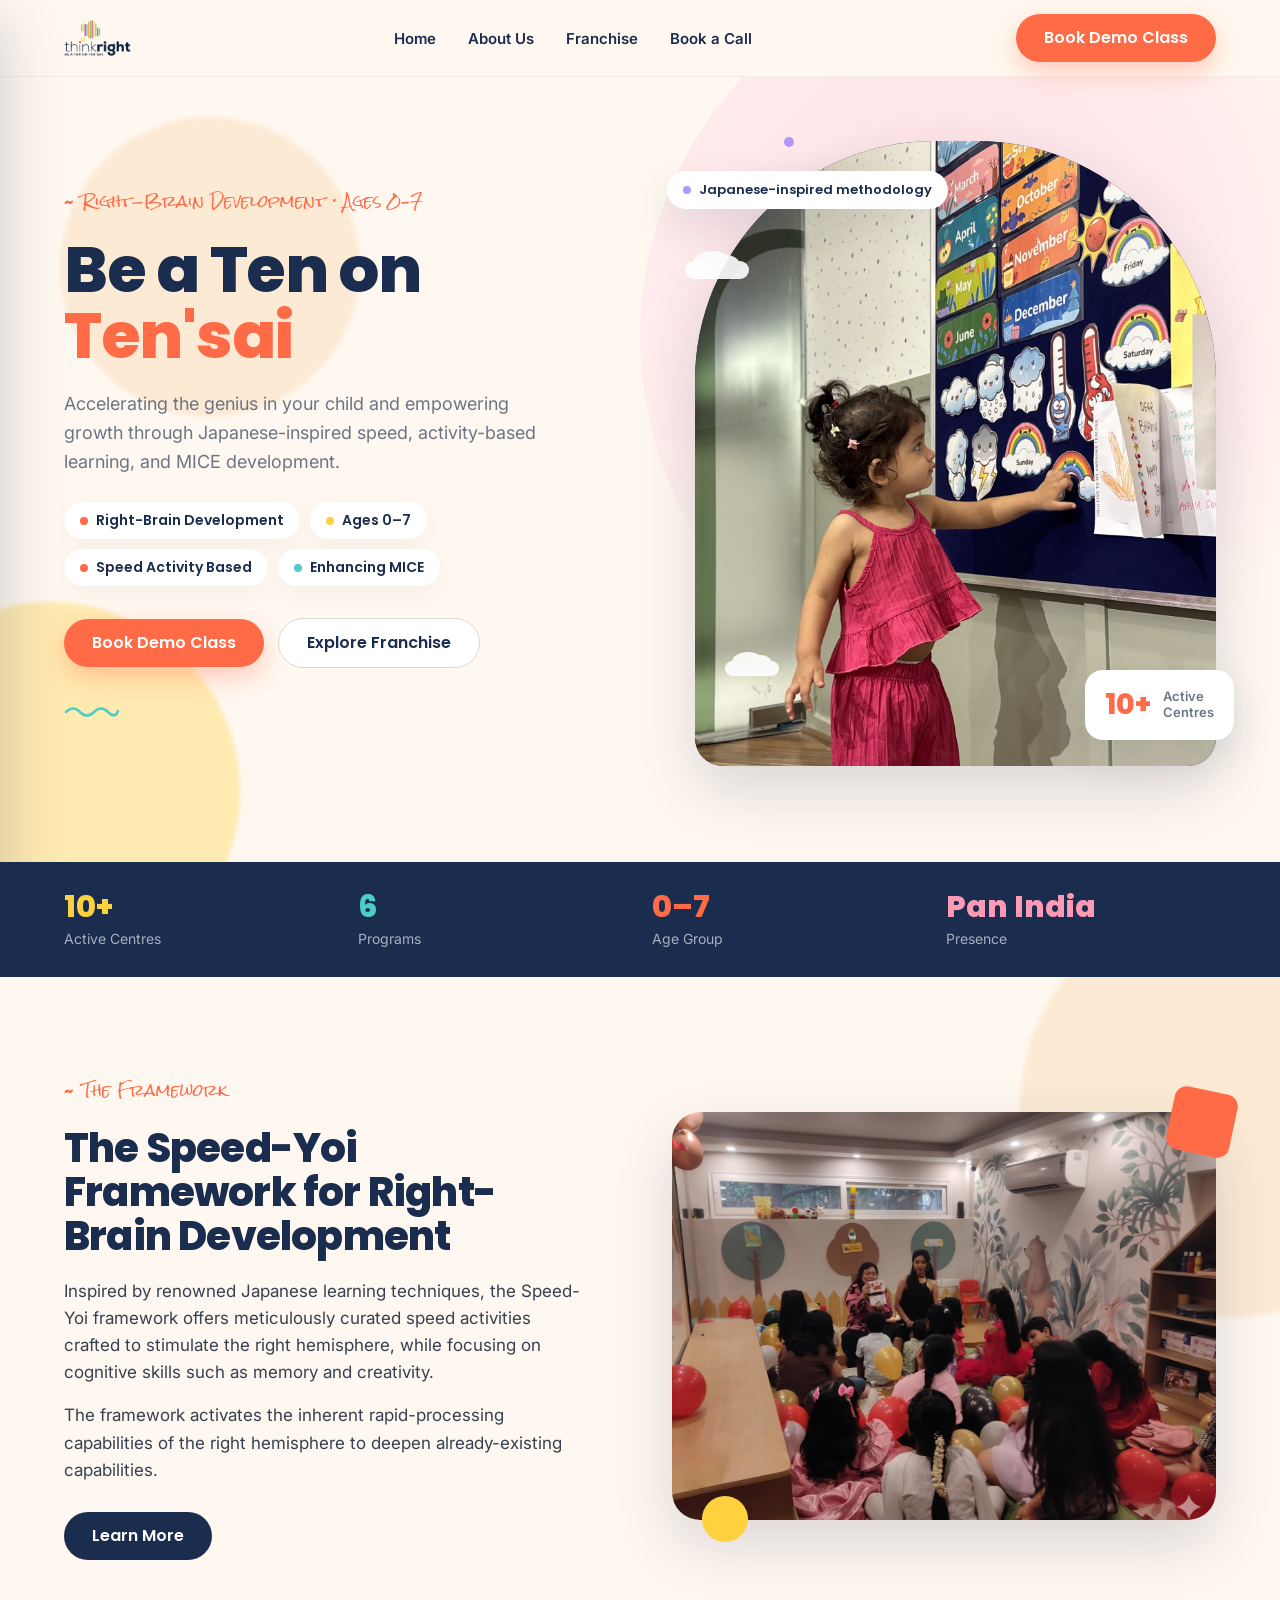
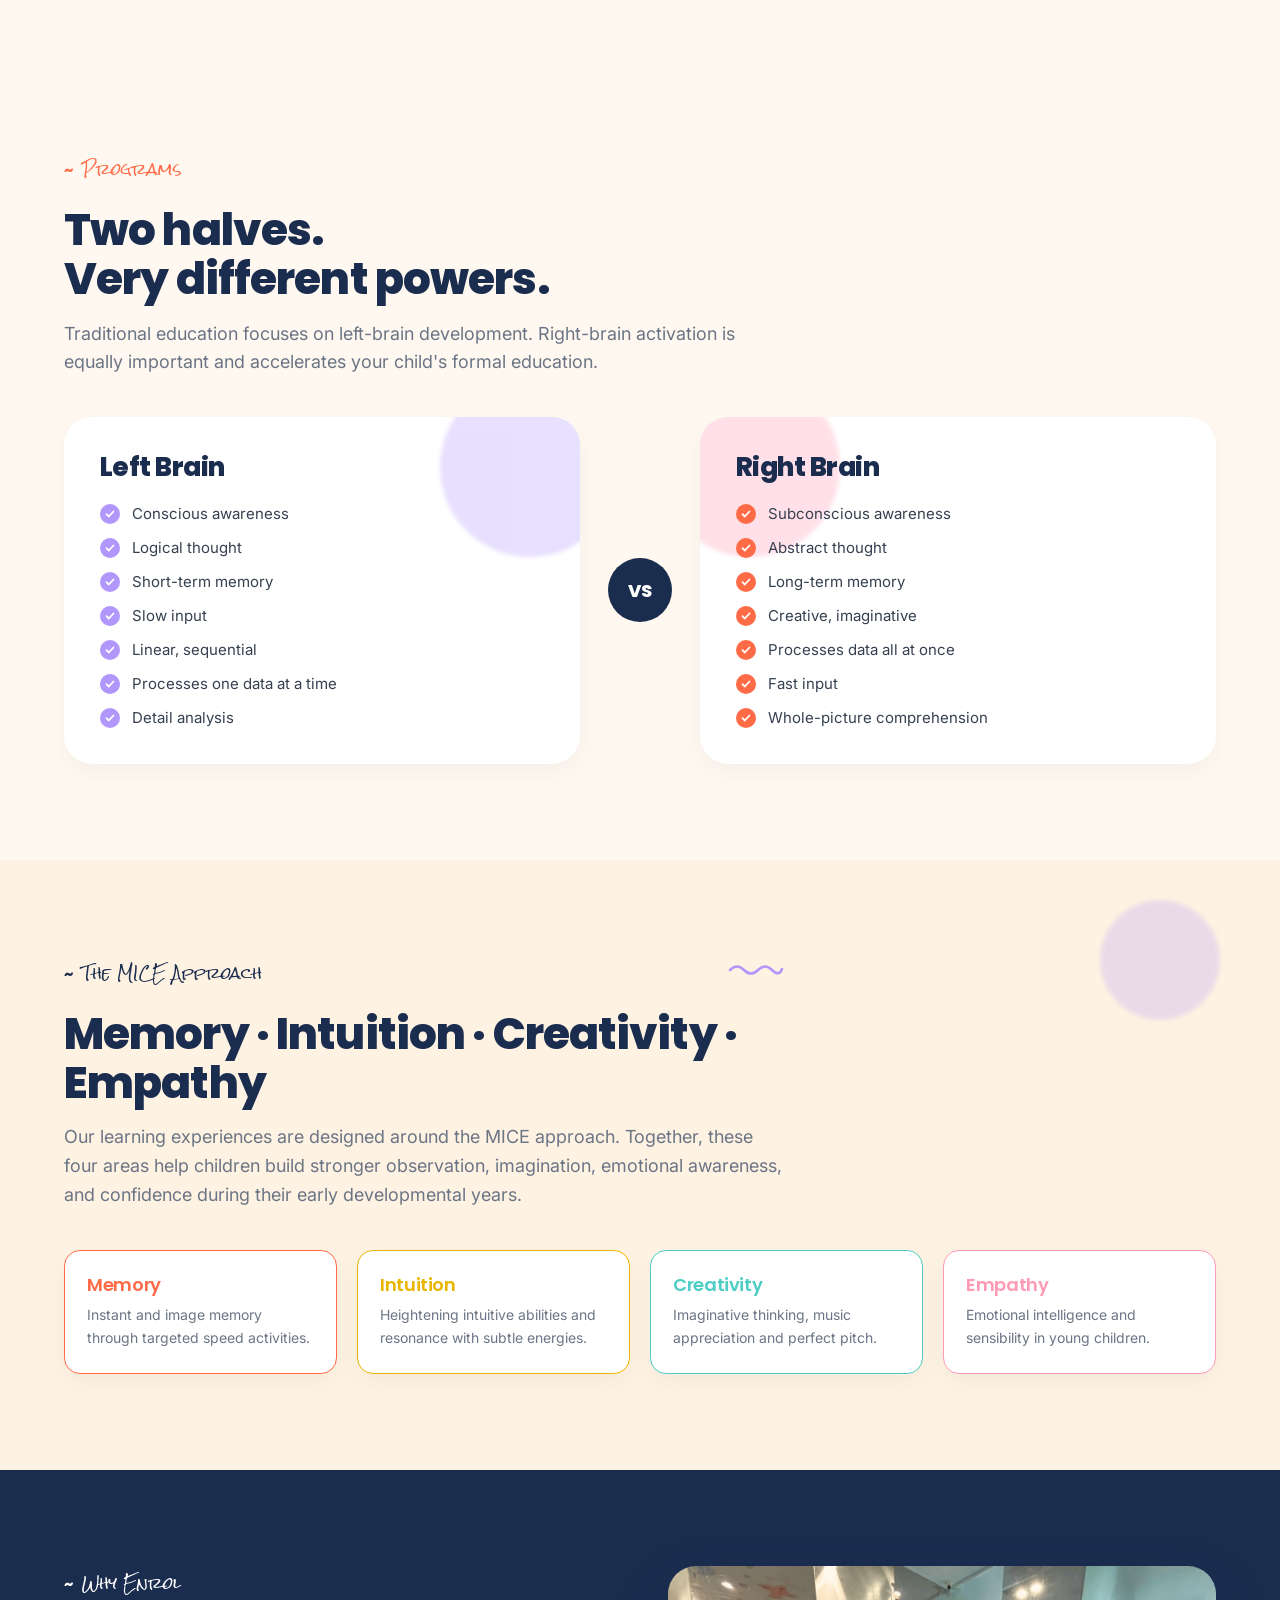
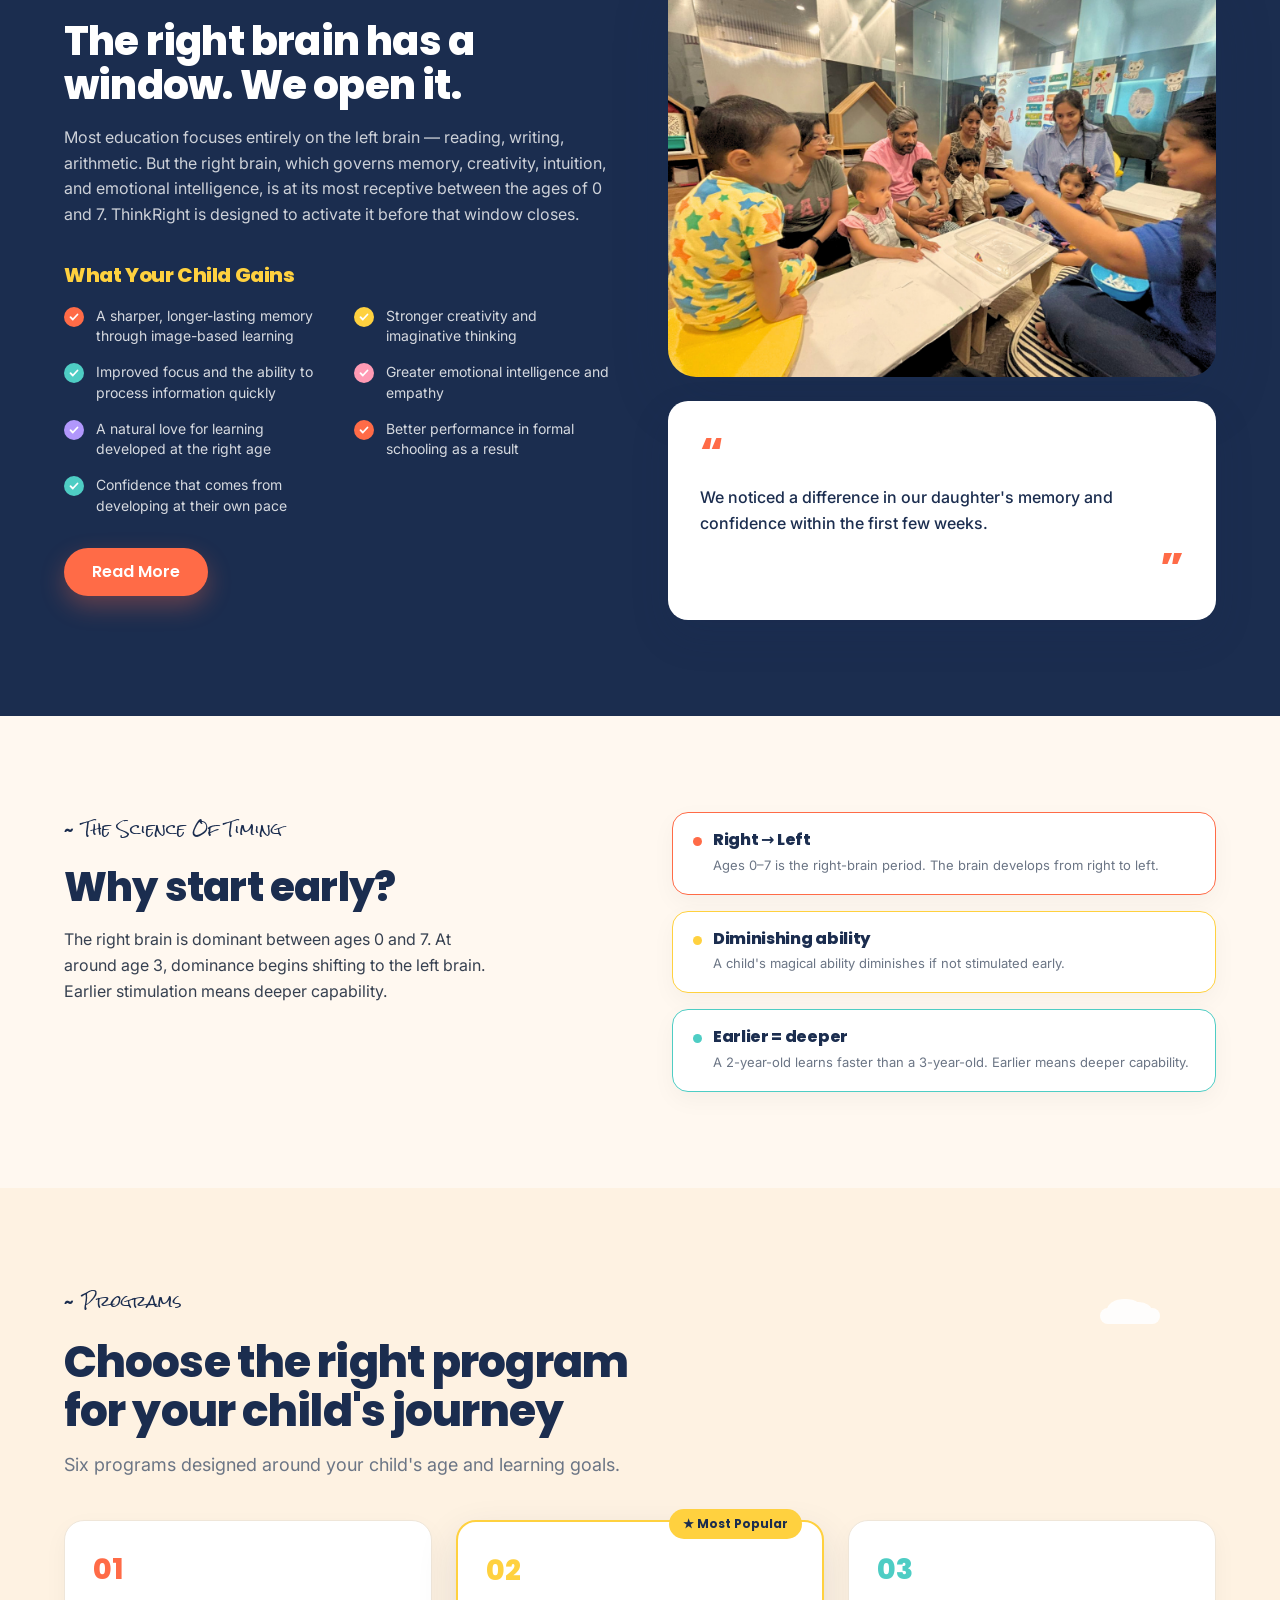
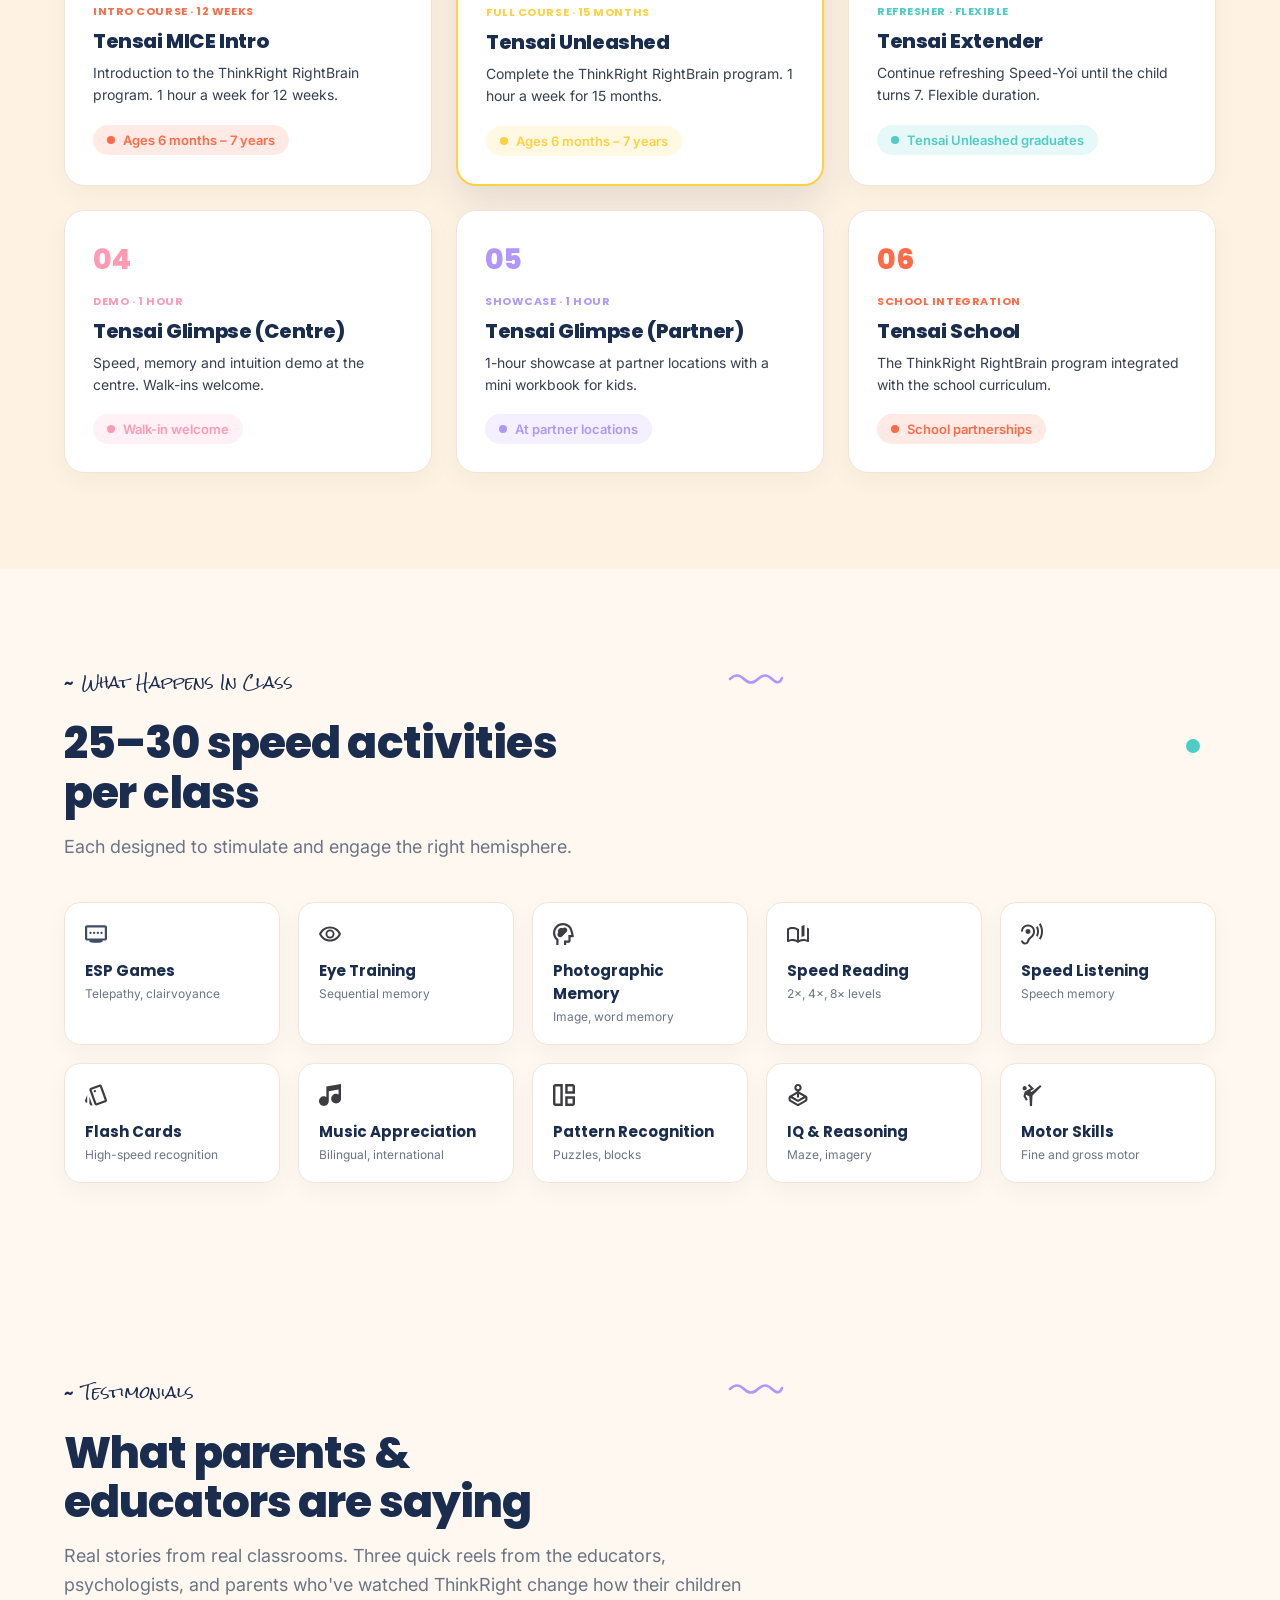
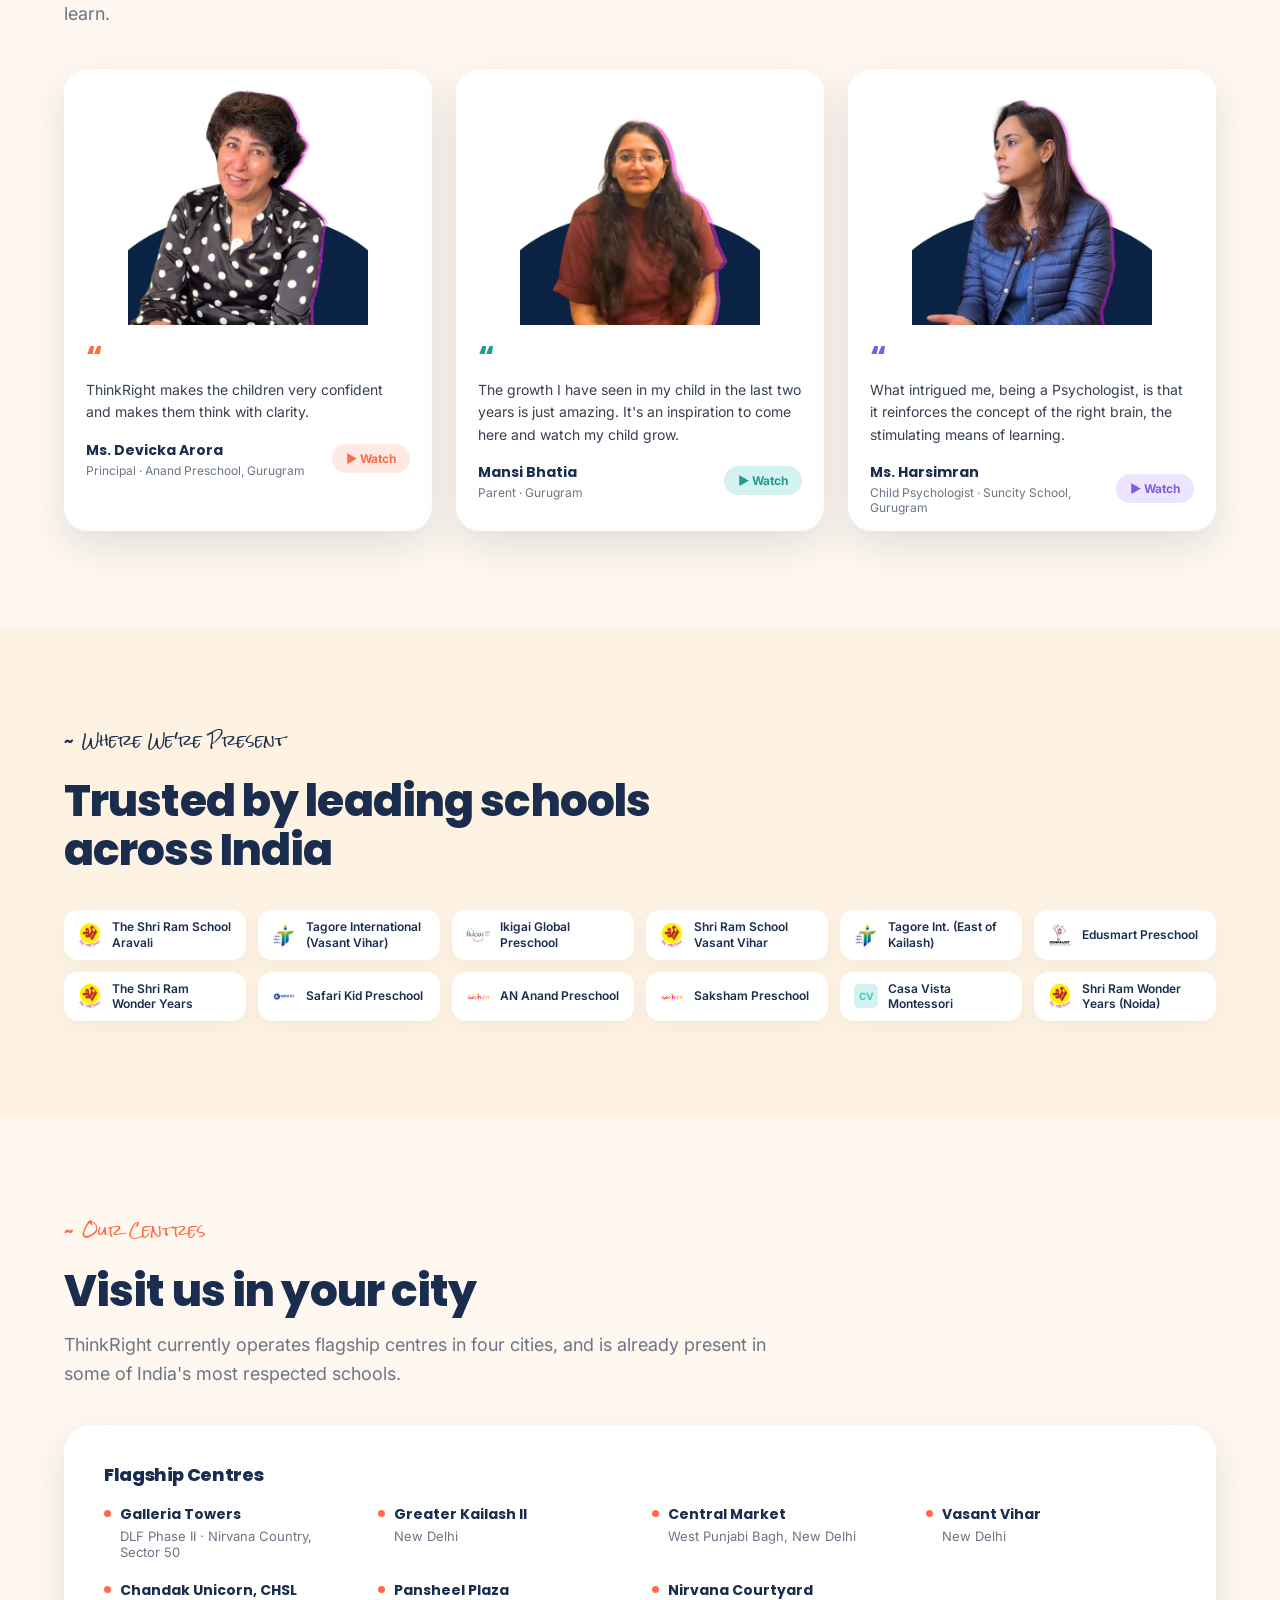
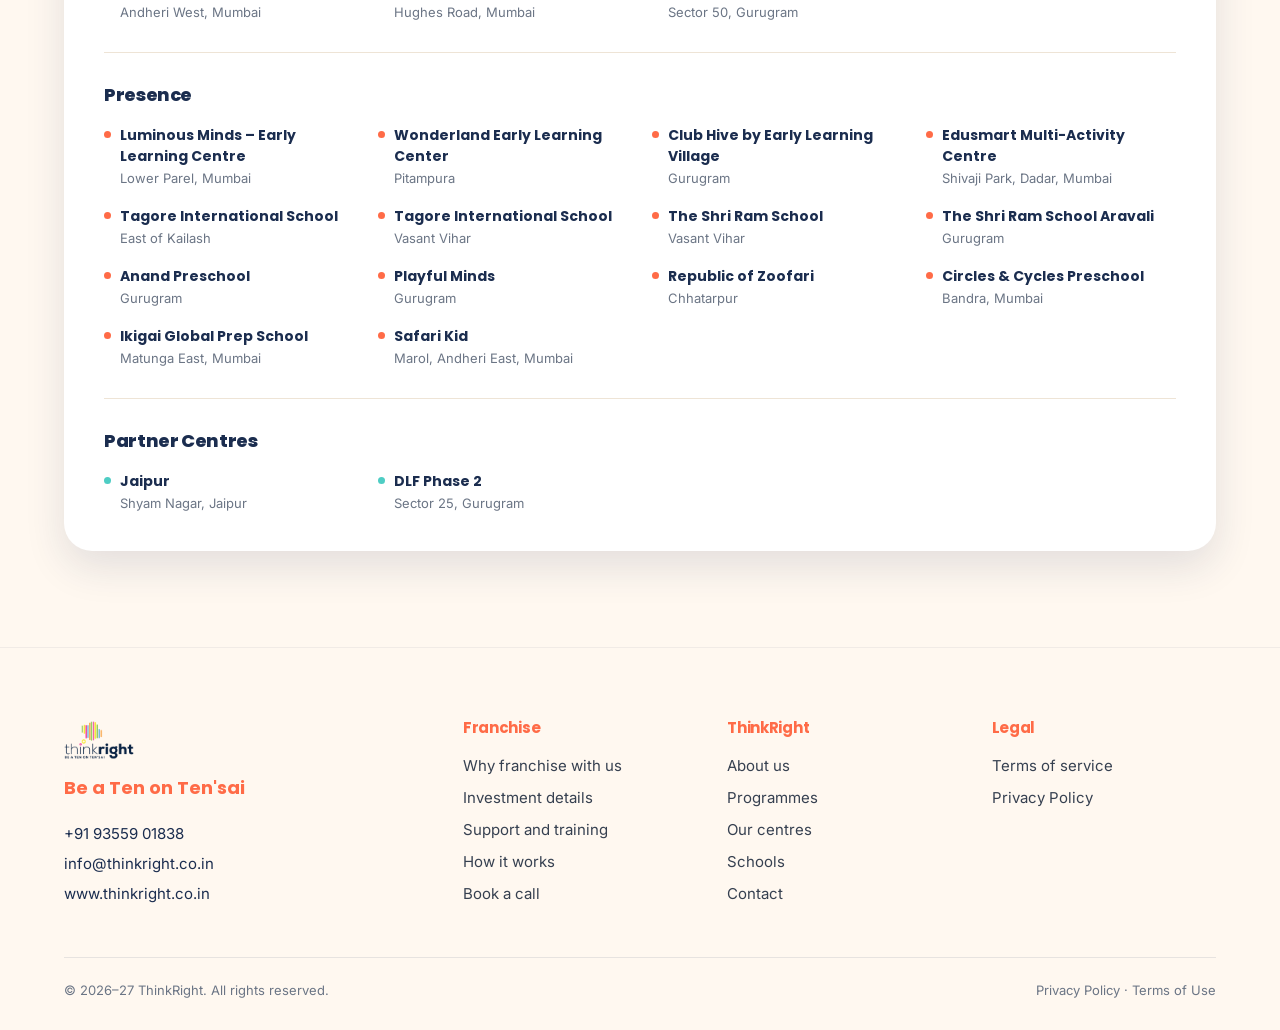
<file: website/index.html>
<!DOCTYPE html>
<html lang="en">
<head>
  <meta charset="UTF-8" />
  <meta name="viewport" content="width=device-width, initial-scale=1.0" />
  <title>ThinkRight — Be a Ten on Ten'sai | Right-Brain Development Ages 0–7</title>
  <meta name="description" content="ThinkRight accelerates the genius in your child through Japanese-inspired speed, activity-based learning and MICE development for ages 0–7." />
  <link rel="preconnect" href="https://fonts.googleapis.com" />
  <link rel="preconnect" href="https://fonts.gstatic.com" crossorigin />
  <link href="https://fonts.googleapis.com/css2?family=Poppins:wght@500;600;700;800&family=Inter:wght@400;500;600;700;800&family=Rock+Salt&display=swap" rel="stylesheet" />
  <link rel="stylesheet" href="css/theme.css" />
  <link rel="stylesheet" href="css/home.css" />
</head>
<body>
  <div id="site-header"></div>

  <!-- HERO -->
  <section class="hero has-decor">
    <span class="blob blob-yellow" style="width:380px;height:380px;left:-140px;bottom:-120px;"></span>
    <span class="blob blob-cream" style="width:300px;height:300px;left:60px;top:40px;"></span>
    <span class="confetti dot dot-lavender" style="width:10px;height:10px;right:38%;top:60px;"></span>
    <div class="container hero-grid">
      <div>
        <span class="eyebrow">Right-Brain Development · Ages 0–7</span>
        <h1>Be a Ten on <span class="hl">Ten'sai</span></h1>
        <p class="lead">Accelerating the genius in your child and empowering growth through Japanese-inspired speed, activity-based learning, and MICE development.</p>
        <div class="hero-pills">
          <span class="tag dot-pill" style="--dot:var(--orange);">Right-Brain Development</span>
          <span class="tag dot-pill" style="--dot:var(--yellow);">Ages 0–7</span>
          <span class="tag dot-pill" style="--dot:var(--orange);">Speed Activity Based</span>
          <span class="tag dot-pill" style="--dot:var(--teal);">Enhancing MICE</span>
        </div>
        <div class="hero-actions">
          <a href="/book-a-call" class="btn btn-primary">Book Demo Class</a>
          <a href="/franchise" class="btn btn-ghost">Explore Franchise</a>
        </div>
        <div class="hero-wiggle"><span class="wiggle wiggle-teal"></span></div>
      </div>
      <div class="hero-visual">
        <span class="cloud" style="width:64px;height:18px;left:-10px;top:120px;"></span>
        <span class="cloud" style="width:54px;height:15px;left:30px;bottom:90px;"></span>
        <div class="hero-pill-float">Japanese-inspired methodology</div>
        <div class="hero-dome">
          <img src="assets/img/hero-photo.png" alt="Children in a ThinkRight class" />
        </div>
        <div class="hero-badge br"><span class="num">10+</span><span class="lbl">Active<br/>Centres</span></div>
      </div>
    </div>
  </section>

  <!-- STAT BAND -->
  <section class="stat-band">
    <div class="container">
      <div class="stat"><div class="v">10+</div><div class="k">Active Centres</div></div>
      <div class="stat"><div class="v">6</div><div class="k">Programs</div></div>
      <div class="stat"><div class="v">0–7</div><div class="k">Age Group</div></div>
      <div class="stat"><div class="v">Pan India</div><div class="k">Presence</div></div>
    </div>
  </section>

  <!-- FRAMEWORK -->
  <section class="section has-decor" id="framework">
    <span class="blob blob-cream" style="width:420px;height:420px;right:-160px;top:-80px;"></span>
    <div class="container grid-2" style="align-items:center;gap:64px;">
      <div>
        <span class="eyebrow">The Framework</span>
        <h2 style="font-size:40px;max-width:520px;margin-bottom:20px;">The Speed-Yoi Framework for Right-Brain Development</h2>
        <p style="max-width:520px;font-size:17px;margin-bottom:16px;">Inspired by renowned Japanese learning techniques, the Speed-Yoi framework offers meticulously curated speed activities crafted to stimulate the right hemisphere, while focusing on cognitive skills such as memory and creativity.</p>
        <p style="max-width:520px;font-size:17px;margin-bottom:28px;">The framework activates the inherent rapid-processing capabilities of the right hemisphere to deepen already-existing capabilities.</p>
        <a href="#programs" class="btn btn-dark">Learn More</a>
      </div>
      <div class="media-frame">
        <span class="confetti sq-orange" style="width:64px;height:64px;right:-18px;top:-22px;"></span>
        <span class="confetti dot dot-yellow" style="width:46px;height:46px;left:30px;bottom:-22px;"></span>
        <img src="assets/img/framework-photo.png" alt="A ThinkRight class in session" />
      </div>
    </div>
  </section>

  <!-- LEFT vs RIGHT BRAIN -->
  <section class="section has-decor" id="programs" style="background:var(--cream);">
    <div class="container">
      <div class="section-head" style="margin-bottom:40px;">
        <span class="eyebrow">Programs</span>
        <h2>Two halves. <br/>Very different powers.</h2>
        <p>Traditional education focuses on left-brain development. Right-brain activation is equally important and accelerates your child's formal education.</p>
      </div>
      <div class="compare">
        <div class="brain-card brain-left">
          <span class="blob blob-lavender" style="width:180px;height:180px;right:-40px;top:-40px;"></span>
          <h3>Left Brain</h3>
          <ul>
            <li>Conscious awareness</li>
            <li>Logical thought</li>
            <li>Short-term memory</li>
            <li>Slow input</li>
            <li>Linear, sequential</li>
            <li>Processes one data at a time</li>
            <li>Detail analysis</li>
          </ul>
        </div>
        <div class="vs-badge">VS</div>
        <div class="brain-card brain-right">
          <span class="blob blob-pink" style="width:180px;height:180px;left:-40px;top:-40px;"></span>
          <h3>Right Brain</h3>
          <ul>
            <li>Subconscious awareness</li>
            <li>Abstract thought</li>
            <li>Long-term memory</li>
            <li>Creative, imaginative</li>
            <li>Processes data all at once</li>
            <li>Fast input</li>
            <li>Whole-picture comprehension</li>
          </ul>
        </div>
      </div>
    </div>
  </section>

  <!-- MICE -->
  <section class="section has-decor" style="background:var(--tint-cream);">
    <span class="blob blob-lavender" style="width:120px;height:120px;right:60px;top:40px;opacity:.25;"></span>
    <div class="container">
      <div class="section-head" style="margin-bottom:40px;">
        <span class="wiggle wiggle-purple wiggle-tr"></span>
        <span class="eyebrow" style="color:var(--navy);">The MICE Approach</span>
        <h2>Memory · Intuition · Creativity · Empathy</h2>
        <p>Our learning experiences are designed around the MICE approach. Together, these four areas help children build stronger observation, imagination, emotional awareness, and confidence during their early developmental years.</p>
      </div>
      <div class="grid-4 mice-grid">
        <div class="mice-card mc-orange"><h3>Memory</h3><p>Instant and image memory through targeted speed activities.</p></div>
        <div class="mice-card mc-yellow"><h3>Intuition</h3><p>Heightening intuitive abilities and resonance with subtle energies.</p></div>
        <div class="mice-card mc-teal"><h3>Creativity</h3><p>Imaginative thinking, music appreciation and perfect pitch.</p></div>
        <div class="mice-card mc-pink"><h3>Empathy</h3><p>Emotional intelligence and sensibility in young children.</p></div>
      </div>
    </div>
  </section>

  <!-- WHY ENROL -->
  <section class="section has-decor" style="background:var(--navy);">
    <div class="container">
      <div class="grid-2 enrol-grid" style="align-items:start;gap:56px;">
        <div>
          <span class="eyebrow" style="color:#fff;">Why Enrol</span>
          <h2 style="color:#fff;font-size:40px;margin-bottom:18px;">The right brain has a window. We open it.</h2>
          <p style="color:rgba(255,255,255,.78);font-size:16px;margin-bottom:36px;">Most education focuses entirely on the left brain — reading, writing, arithmetic. But the right brain, which governs memory, creativity, intuition, and emotional intelligence, is at its most receptive between the ages of 0 and 7. ThinkRight is designed to activate it before that window closes.</p>
          <h3 style="color:var(--yellow);font-size:20px;margin-bottom:20px;">What Your Child Gains</h3>
          <div class="gains-grid">
            <ul class="check-list">
              <li style="--badge:var(--orange);">A sharper, longer-lasting memory through image-based learning</li>
              <li style="--badge:var(--teal);">Improved focus and the ability to process information quickly</li>
              <li style="--badge:var(--lavender);">A natural love for learning developed at the right age</li>
              <li style="--badge:var(--teal);">Confidence that comes from developing at their own pace</li>
            </ul>
            <ul class="check-list">
              <li style="--badge:var(--yellow);">Stronger creativity and imaginative thinking</li>
              <li style="--badge:var(--pink);">Greater emotional intelligence and empathy</li>
              <li style="--badge:var(--orange);">Better performance in formal schooling as a result</li>
            </ul>
          </div>
          <a href="/book-a-call" class="btn btn-primary" style="margin-top:32px;">Read More</a>
        </div>
        <div>
          <div class="media-frame" style="margin-bottom:24px;">
            <img src="assets/img/we-photo.png" alt="Children in a ThinkRight session" />
          </div>
          <div class="quote-card">
            <span class="q-mark q-open">&ldquo;</span>
            <p>We noticed a difference in our daughter's memory and confidence within the first few weeks.</p>
            <span class="q-mark q-close">&rdquo;</span>
          </div>
        </div>
      </div>
    </div>
  </section>

  <!-- SCIENCE OF TIMING -->
  <section class="section has-decor" style="background:var(--cream);">
    <div class="container grid-2" style="gap:64px;align-items:start;">
      <div>
        <span class="eyebrow" style="color:var(--navy);">The Science Of Timing</span>
        <h2 style="font-size:40px;margin-bottom:18px;">Why start early?</h2>
        <p style="font-size:16px;max-width:440px;">The right brain is dominant between ages 0 and 7. At around age 3, dominance begins shifting to the left brain. Earlier stimulation means deeper capability.</p>
      </div>
      <div style="display:flex;flex-direction:column;gap:16px;">
        <div class="timing-card" style="--dot:var(--orange);"><h3>Right → Left</h3><p>Ages 0–7 is the right-brain period. The brain develops from right to left.</p></div>
        <div class="timing-card" style="--dot:var(--yellow);"><h3>Diminishing ability</h3><p>A child's magical ability diminishes if not stimulated early.</p></div>
        <div class="timing-card" style="--dot:var(--teal);"><h3>Earlier = deeper</h3><p>A 2-year-old learns faster than a 3-year-old. Earlier means deeper capability.</p></div>
      </div>
    </div>
  </section>

  <!-- PROGRAMS GRID -->
  <section class="section has-decor" style="background:var(--tint-cream);">
    <span class="cloud" style="width:60px;height:16px;right:120px;top:120px;"></span>
    <div class="container">
      <div class="section-head" style="margin-bottom:40px;">
        <span class="eyebrow" style="color:var(--navy);">Programs</span>
        <h2>Choose the right program <br/>for your child's journey</h2>
        <p>Six programs designed around your child's age and learning goals.</p>
      </div>
      <div class="grid-3">
        <div class="prog-card" style="--c:var(--orange);"><div class="pnum">01</div><div class="meta">Intro course · 12 weeks</div><h3>Tensai MICE Intro</h3><p>Introduction to the ThinkRight RightBrain program. 1 hour a week for 12 weeks.</p><div class="ages">Ages 6 months – 7 years</div></div>
        <div class="prog-card popular" style="--c:var(--yellow);"><span class="popular-badge">★ Most Popular</span><div class="pnum">02</div><div class="meta">Full course · 15 months</div><h3>Tensai Unleashed</h3><p>Complete the ThinkRight RightBrain program. 1 hour a week for 15 months.</p><div class="ages">Ages 6 months – 7 years</div></div>
        <div class="prog-card" style="--c:var(--teal);"><div class="pnum">03</div><div class="meta">Refresher · Flexible</div><h3>Tensai Extender</h3><p>Continue refreshing Speed-Yoi until the child turns 7. Flexible duration.</p><div class="ages">Tensai Unleashed graduates</div></div>
        <div class="prog-card" style="--c:var(--pink);"><div class="pnum">04</div><div class="meta">Demo · 1 hour</div><h3>Tensai Glimpse (Centre)</h3><p>Speed, memory and intuition demo at the centre. Walk-ins welcome.</p><div class="ages">Walk-in welcome</div></div>
        <div class="prog-card" style="--c:var(--lavender);"><div class="pnum">05</div><div class="meta">Showcase · 1 hour</div><h3>Tensai Glimpse (Partner)</h3><p>1-hour showcase at partner locations with a mini workbook for kids.</p><div class="ages">At partner locations</div></div>
        <div class="prog-card" style="--c:var(--orange);"><div class="pnum">06</div><div class="meta">School integration</div><h3>Tensai School</h3><p>The ThinkRight RightBrain program integrated with the school curriculum.</p><div class="ages">School partnerships</div></div>
      </div>
    </div>
  </section>

  <!-- WHAT HAPPENS IN CLASS -->
  <section class="section has-decor" style="background:var(--cream);">
    <span class="confetti dot dot-teal" style="width:14px;height:14px;right:80px;top:170px;"></span>
    <div class="container">
      <div class="section-head" style="margin-bottom:40px;">
        <span class="wiggle wiggle-purple wiggle-tr"></span>
        <span class="eyebrow" style="color:var(--navy);">What Happens In Class</span>
        <h2>25–30 speed activities <br/>per class</h2>
        <p>Each designed to stimulate and engage the right hemisphere.</p>
      </div>
      <div class="grid-5">
        <div class="chip-card"><img class="ci" src="assets/svg/assistant_on_hub_34-444.svg" alt=""/><div class="t">ESP Games</div><div class="s">Telepathy, clairvoyance</div></div>
        <div class="chip-card"><img class="ci" src="assets/svg/visibility_54-480.svg" alt=""/><div class="t">Eye Training</div><div class="s">Sequential memory</div></div>
        <div class="chip-card"><img class="ci" src="assets/svg/cognition_2_54-486.svg" alt=""/><div class="t">Photographic Memory</div><div class="s">Image, word memory</div></div>
        <div class="chip-card"><img class="ci" src="assets/svg/book_ribbon_54-492.svg" alt=""/><div class="t">Speed Reading</div><div class="s">2×, 4×, 8× levels</div></div>
        <div class="chip-card"><img class="ci" src="assets/svg/ear_sound_54-498.svg" alt=""/><div class="t">Speed Listening</div><div class="s">Speech memory</div></div>
        <div class="chip-card"><img class="ci" src="assets/svg/style_54-534.svg" alt=""/><div class="t">Flash Cards</div><div class="s">High-speed recognition</div></div>
        <div class="chip-card"><img class="ci" src="assets/svg/music_note_2_54-528.svg" alt=""/><div class="t">Music Appreciation</div><div class="s">Bilingual, international</div></div>
        <div class="chip-card"><img class="ci" src="assets/svg/auto_awesome_mosaic_54-522.svg" alt=""/><div class="t">Pattern Recognition</div><div class="s">Puzzles, blocks</div></div>
        <div class="chip-card"><img class="ci" src="assets/svg/joystick_54-474.svg" alt=""/><div class="t">IQ &amp; Reasoning</div><div class="s">Maze, imagery</div></div>
        <div class="chip-card"><img class="ci" src="assets/svg/sports_martial_arts_54-510.svg" alt=""/><div class="t">Motor Skills</div><div class="s">Fine and gross motor</div></div>
      </div>
    </div>
  </section>

  <!-- TESTIMONIALS -->
  <section class="section has-decor" style="background:var(--cream);">
    <div class="container">
      <div class="section-head" style="margin-bottom:40px;">
        <span class="wiggle wiggle-purple wiggle-tr"></span>
        <span class="eyebrow" style="color:var(--navy);">Testimonials</span>
        <h2>What parents & <br/>educators are saying</h2>
        <p>Real stories from real classrooms. Three quick reels from the educators, psychologists, and parents who've watched ThinkRight change how their children learn.</p>
      </div>
      <div class="grid-3">
        <div class="reel-card" style="--c:var(--orange);">
          <div class="reel-photo"><img src="assets/img/reel-1.png" alt="Ms. Devicka Arora" /></div>
          <div class="reel-body">
            <span class="q-mark">&ldquo;</span>
            <p>ThinkRight makes the children very confident and makes them think with clarity.</p>
            <div class="reel-foot">
              <div><div class="who">Ms. Devicka Arora</div><div class="role">Principal · Anand Preschool, Gurugram</div></div>
              <span class="watch w-orange">▶ Watch</span>
            </div>
          </div>
        </div>
        <div class="reel-card" style="--c:#239a92;">
          <div class="reel-photo"><img src="assets/img/reel-2.png" alt="Mansi Bhatia" /></div>
          <div class="reel-body">
            <span class="q-mark">&ldquo;</span>
            <p>The growth I have seen in my child in the last two years is just amazing. It's an inspiration to come here and watch my child grow.</p>
            <div class="reel-foot">
              <div><div class="who">Mansi Bhatia</div><div class="role">Parent · Gurugram</div></div>
              <span class="watch w-teal">▶ Watch</span>
            </div>
          </div>
        </div>
        <div class="reel-card" style="--c:#7c5fe0;">
          <div class="reel-photo"><img src="assets/img/reel-3.png" alt="Ms. Harsimran" /></div>
          <div class="reel-body">
            <span class="q-mark">&ldquo;</span>
            <p>What intrigued me, being a Psychologist, is that it reinforces the concept of the right brain, the stimulating means of learning.</p>
            <div class="reel-foot">
              <div><div class="who">Ms. Harsimran</div><div class="role">Child Psychologist · Suncity School, Gurugram</div></div>
              <span class="watch w-lavender">▶ Watch</span>
            </div>
          </div>
        </div>
      </div>
    </div>
  </section>

  <!-- SCHOOLS -->
  <section class="section has-decor" id="schools" style="background:var(--tint-cream);">
    <div class="container">
      <div class="section-head" style="margin-bottom:36px;">
        <span class="eyebrow" style="color:var(--navy);">Where We're Present</span>
        <h2>Trusted by leading schools across India</h2>
      </div>
      <div class="school-wrap">
        <span class="school-pill"><img src="assets/img/schools/shri-ram.png" alt=""/>The Shri Ram School Aravali</span>
        <span class="school-pill"><img src="assets/img/schools/tagore.png" alt=""/>Tagore International (Vasant Vihar)</span>
        <span class="school-pill"><img src="assets/img/schools/ikigai.png" alt=""/>Ikigai Global Preschool</span>
        <span class="school-pill"><img src="assets/img/schools/shri-ram.png" alt=""/>Shri Ram School Vasant Vihar</span>
        <span class="school-pill"><img src="assets/img/schools/tagore.png" alt=""/>Tagore Int. (East of Kailash)</span>
        <span class="school-pill"><img src="assets/img/schools/edusmart.png" alt=""/>Edusmart Preschool</span>
        <span class="school-pill"><img src="assets/img/schools/shri-ram.png" alt=""/>The Shri Ram Wonder Years</span>
        <span class="school-pill"><img src="assets/img/schools/safari.png" alt=""/>Safari Kid Preschool</span>
        <span class="school-pill"><img src="assets/img/schools/anand.png" alt=""/>AN Anand Preschool</span>
        <span class="school-pill"><img src="assets/img/schools/saksham.png" alt=""/>Saksham Preschool</span>
        <span class="school-pill"><span class="logo-ph">CV</span>Casa Vista Montessori</span>
        <span class="school-pill"><img src="assets/img/schools/shri-ram.png" alt=""/>Shri Ram Wonder Years (Noida)</span>
      </div>
    </div>
  </section>

  <!-- CENTRES -->
  <section class="section has-decor" id="centres" style="background:var(--cream);">
    <div class="container">
      <div class="section-head" style="margin-bottom:36px;">
        <span class="eyebrow">Our Centres</span>
        <h2>Visit us in your city</h2>
        <p>ThinkRight currently operates flagship centres in four cities, and is already present in some of India's most respected schools.</p>
      </div>
      <div class="centres-panel">
        <div class="centres-group">
          <h3>Flagship Centres</h3>
          <div class="centres-list">
            <div class="loc"><span class="who">Galleria Towers</span><span class="where">DLF Phase II · Nirvana Country, Sector 50</span></div>
            <div class="loc"><span class="who">Greater Kailash II</span><span class="where">New Delhi</span></div>
            <div class="loc"><span class="who">Central Market</span><span class="where">West Punjabi Bagh, New Delhi</span></div>
            <div class="loc"><span class="who">Vasant Vihar</span><span class="where">New Delhi</span></div>
            <div class="loc"><span class="who">Chandak Unicorn, CHSL</span><span class="where">Andheri West, Mumbai</span></div>
            <div class="loc"><span class="who">Pansheel Plaza</span><span class="where">Hughes Road, Mumbai</span></div>
            <div class="loc"><span class="who">Nirvana Courtyard</span><span class="where">Sector 50, Gurugram</span></div>
          </div>
        </div>
        <div class="centres-group">
          <h3>Presence</h3>
          <div class="centres-list">
            <div class="loc"><span class="who">Luminous Minds – Early Learning Centre</span><span class="where">Lower Parel, Mumbai</span></div>
            <div class="loc"><span class="who">Wonderland Early Learning Center</span><span class="where">Pitampura</span></div>
            <div class="loc"><span class="who">Club Hive by Early Learning Village</span><span class="where">Gurugram</span></div>
            <div class="loc"><span class="who">Edusmart Multi-Activity Centre</span><span class="where">Shivaji Park, Dadar, Mumbai</span></div>
            <div class="loc"><span class="who">Tagore International School</span><span class="where">East of Kailash</span></div>
            <div class="loc"><span class="who">Tagore International School</span><span class="where">Vasant Vihar</span></div>
            <div class="loc"><span class="who">The Shri Ram School</span><span class="where">Vasant Vihar</span></div>
            <div class="loc"><span class="who">The Shri Ram School Aravali</span><span class="where">Gurugram</span></div>
            <div class="loc"><span class="who">Anand Preschool</span><span class="where">Gurugram</span></div>
            <div class="loc"><span class="who">Playful Minds</span><span class="where">Gurugram</span></div>
            <div class="loc"><span class="who">Republic of Zoofari</span><span class="where">Chhatarpur</span></div>
            <div class="loc"><span class="who">Circles & Cycles Preschool</span><span class="where">Bandra, Mumbai</span></div>
            <div class="loc"><span class="who">Ikigai Global Prep School</span><span class="where">Matunga East, Mumbai</span></div>
            <div class="loc"><span class="who">Safari Kid</span><span class="where">Marol, Andheri East, Mumbai</span></div>
          </div>
        </div>
        <div class="centres-group">
          <h3>Partner Centres</h3>
          <div class="centres-list">
            <div class="loc teal"><span class="who">Jaipur</span><span class="where">Shyam Nagar, Jaipur</span></div>
            <div class="loc teal"><span class="who">DLF Phase 2</span><span class="where">Sector 25, Gurugram</span></div>
          </div>
        </div>
      </div>
    </div>
  </section>

  <div id="site-footer"></div>
  <script src="js/chrome.js"></script>
</body>
</html>
</file>
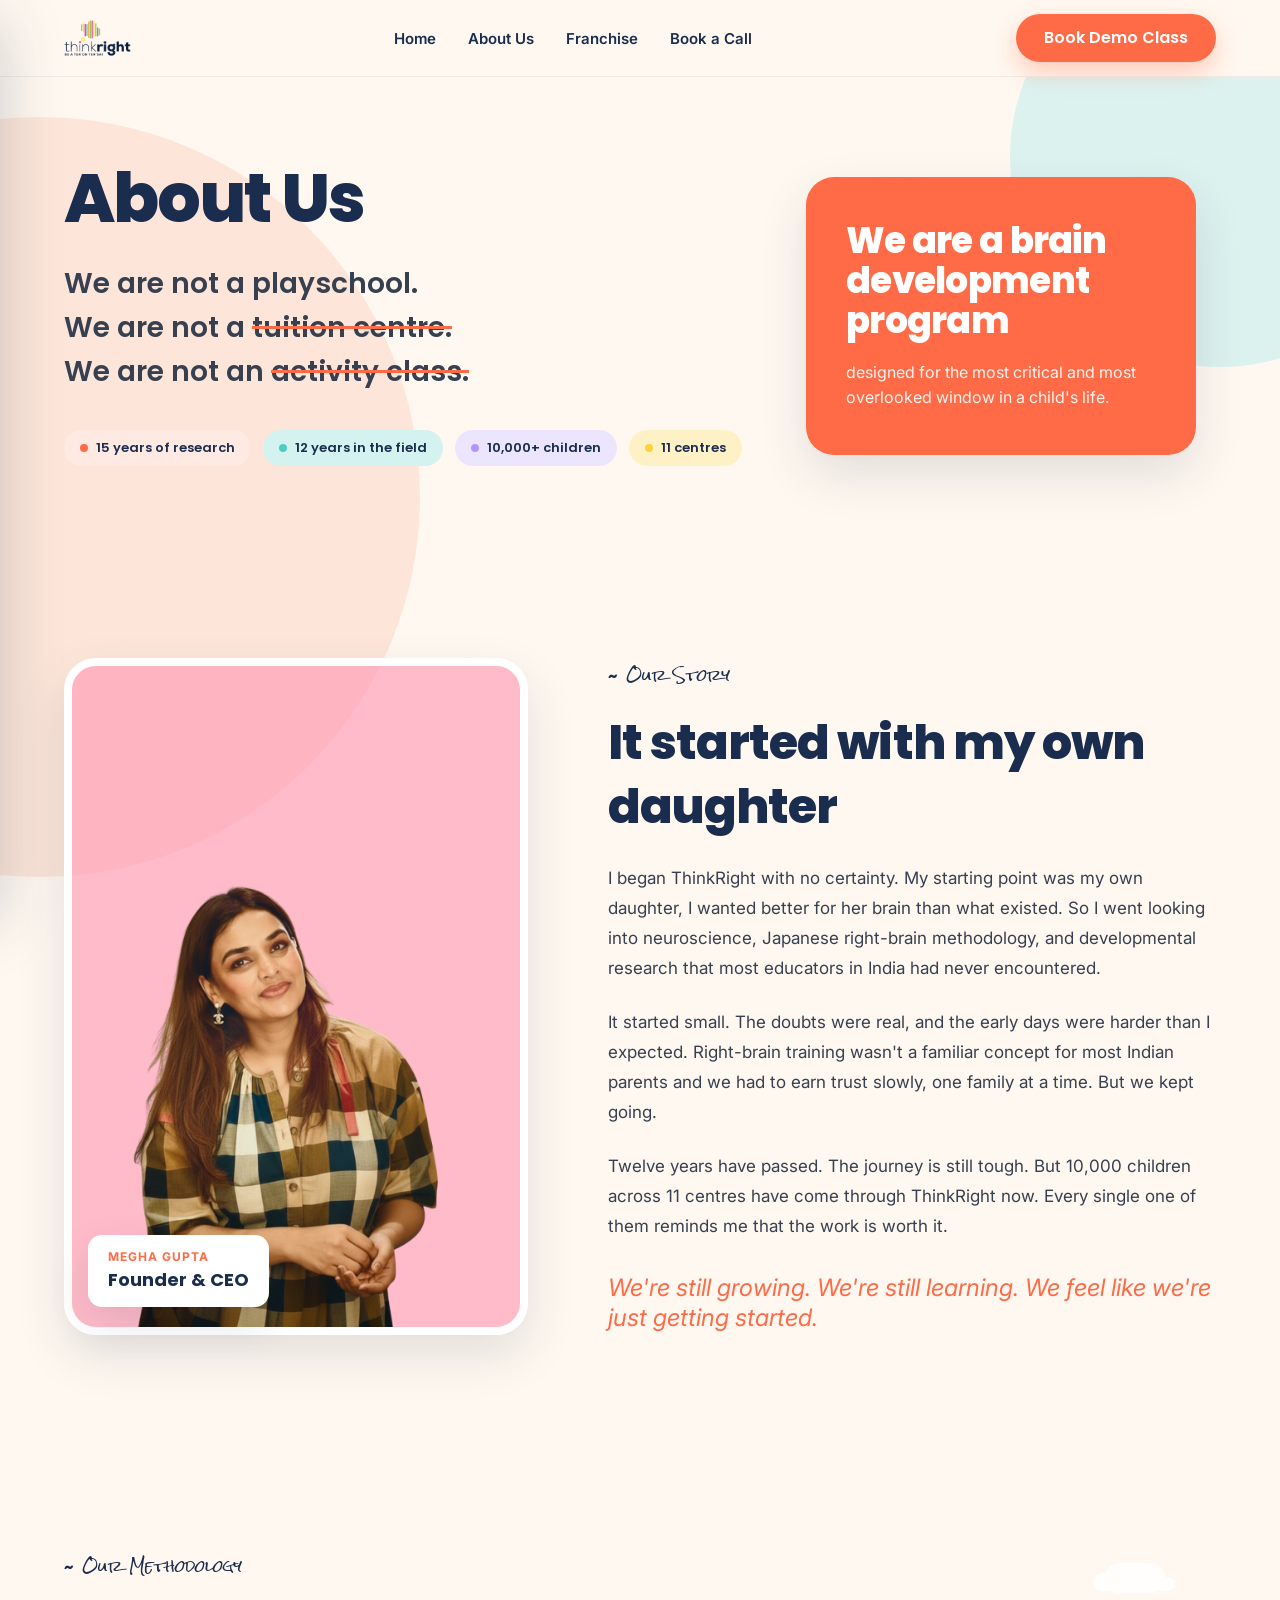
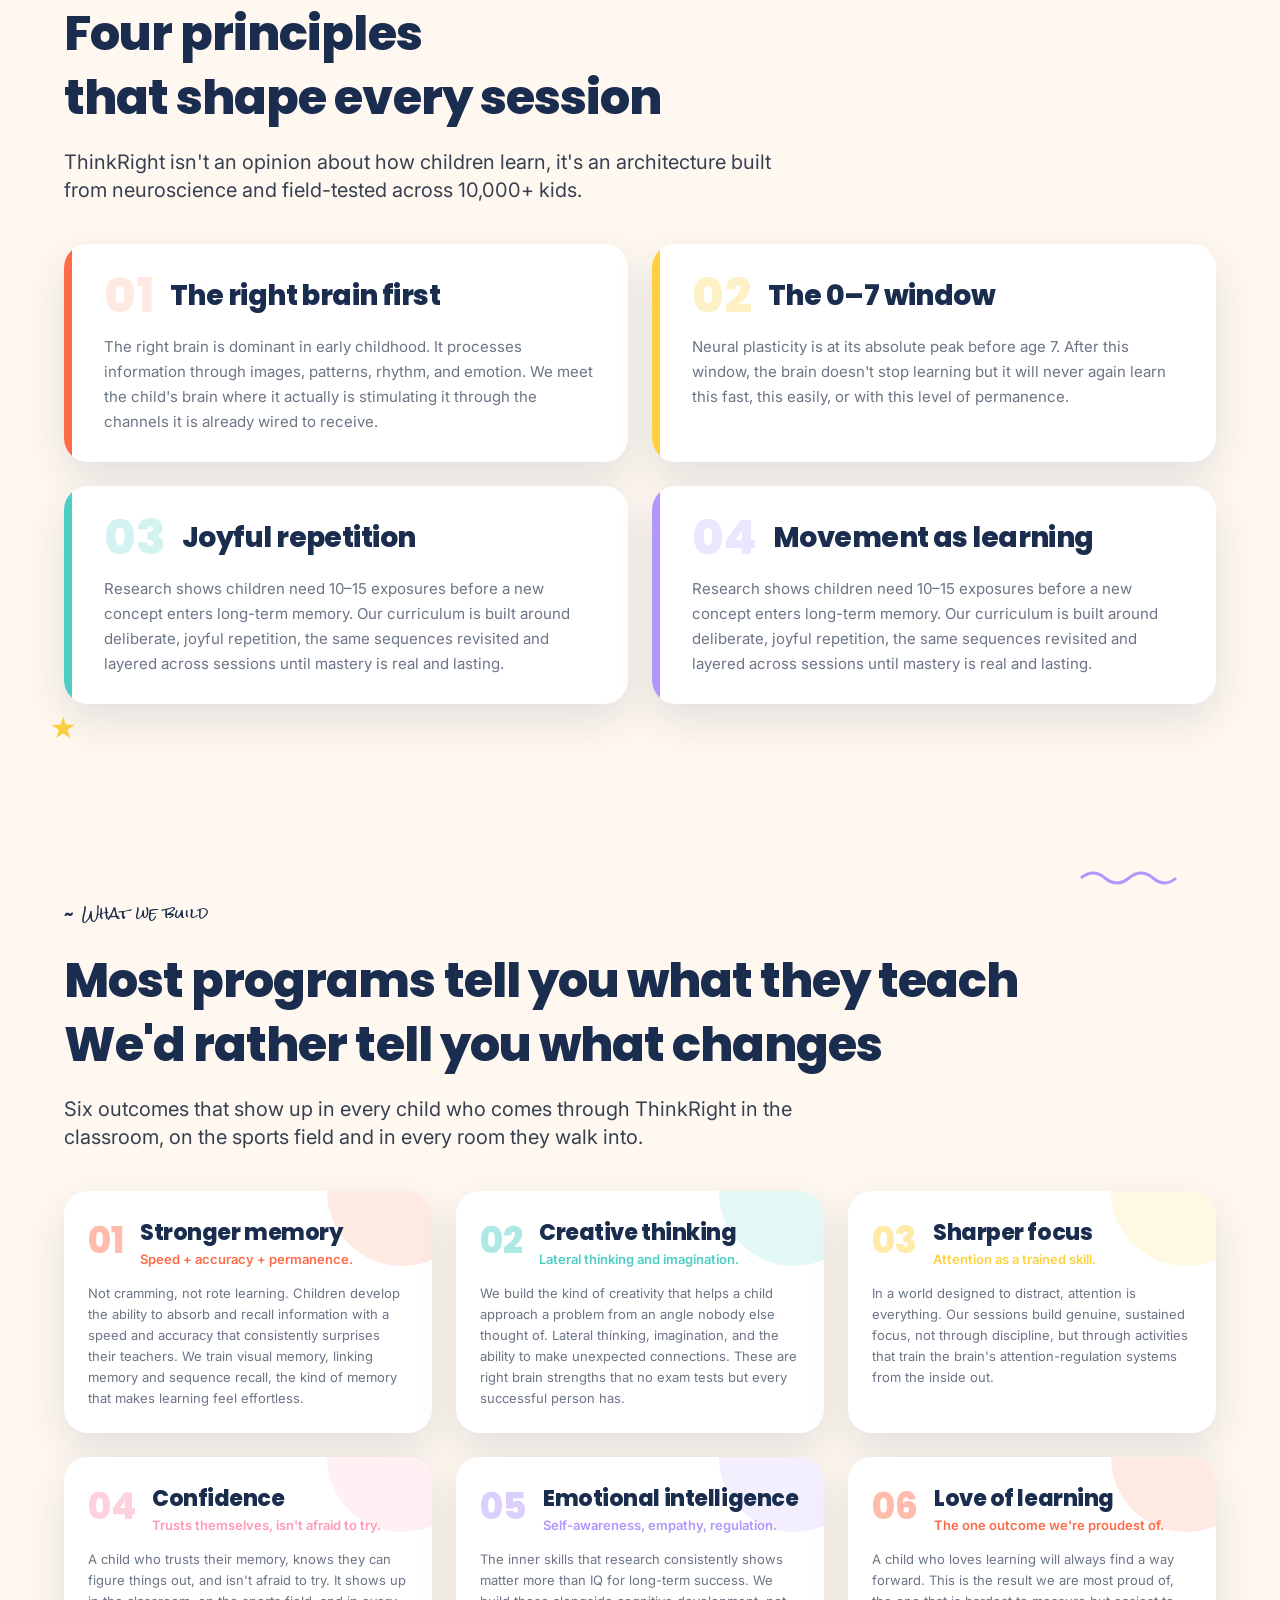
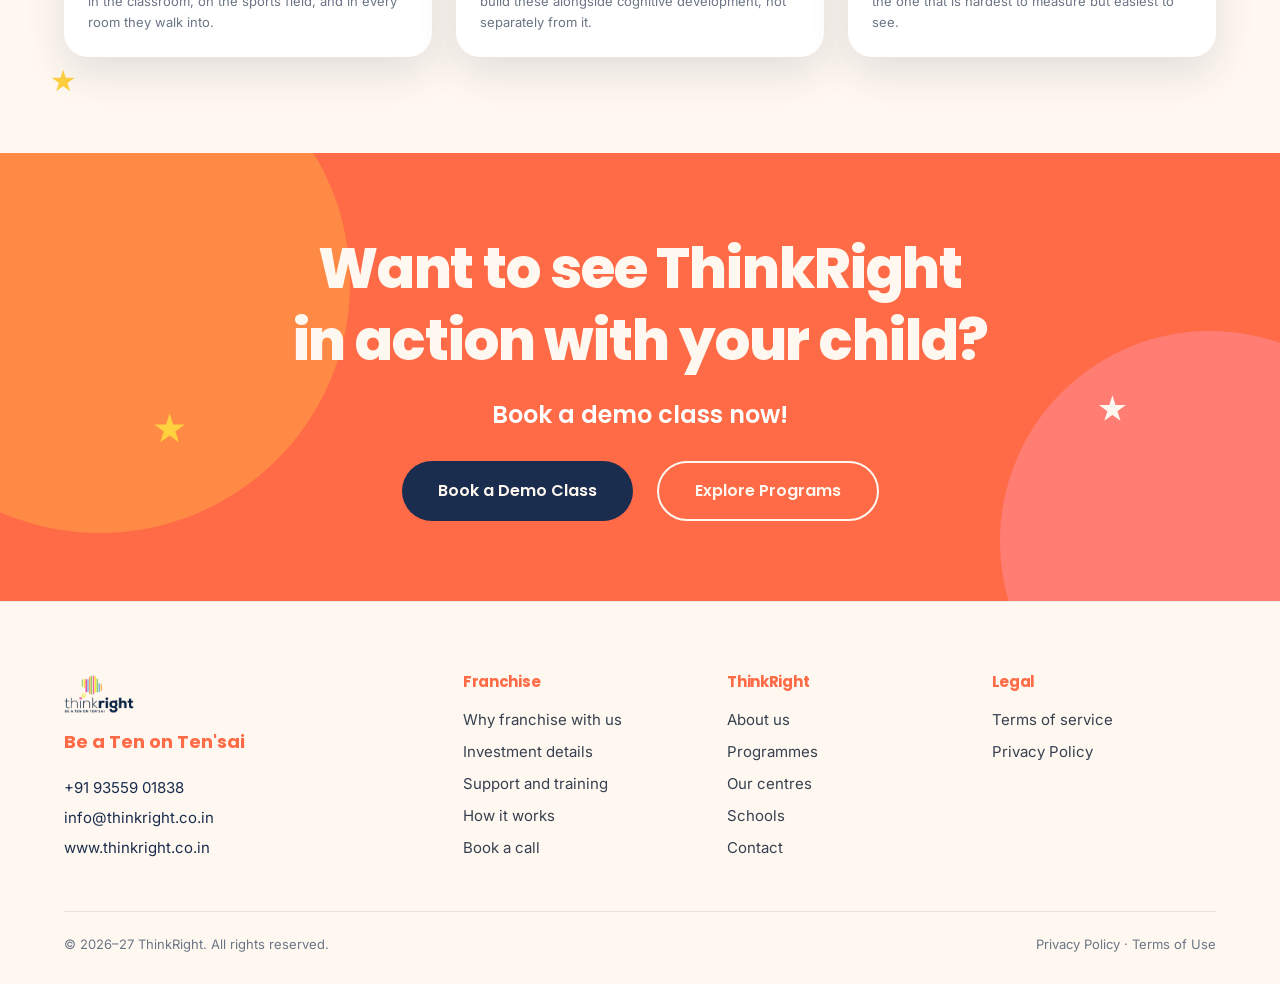
<file: website/about.html>
<!DOCTYPE html>
<html lang="en">
<head>
  <meta charset="UTF-8" />
  <meta name="viewport" content="width=device-width, initial-scale=1.0" />
  <title>About ThinkRight — A Brain Development Program for Ages 0–7</title>
  <meta name="description" content="ThinkRight is not a playschool, tuition centre, or activity class. We are a brain development program built on 15 years of research, designed for the most critical window in a child's life." />
  <link rel="preconnect" href="https://fonts.googleapis.com" />
  <link rel="preconnect" href="https://fonts.gstatic.com" crossorigin />
  <link href="https://fonts.googleapis.com/css2?family=Poppins:wght@500;600;700;800&family=Inter:wght@400;500;600;700;800&family=Rock+Salt&display=swap" rel="stylesheet" />
  <link rel="stylesheet" href="css/theme.css" />
  <link rel="stylesheet" href="css/home.css" />
  <link rel="stylesheet" href="css/about.css" />
</head>
<body>
  <div id="site-header"></div>

  <!-- HERO + STORY (shared peach circle spans both) -->
  <div class="ab-top">
    <span class="ab-circle-peach"></span>

    <!-- HERO -->
    <section class="ab-hero">
      <span class="ab-blob ab-blob-teal" style="width:420px;height:420px;right:-150px;top:-130px;"></span>
      <span class="ab-wiggle"><span class="wiggle wiggle-orange" style="width:72px;height:18px;"></span></span>
      <div class="container ab-hero-grid">
        <div class="ab-hero-left">
          <h1 class="ab-hero-title">About Us</h1>
          <div class="ab-not-list">
            <p>We are not a playschool.</p>
            <p>We are not a <span class="ab-strike">tuition centre.</span></p>
            <p>We are not an <span class="ab-strike">activity class.</span></p>
          </div>
          <div class="ab-hero-stats">
            <span class="ab-stat-pill" style="--dot:var(--orange);background:var(--tint-orange);">15 years of research</span>
            <span class="ab-stat-pill" style="--dot:var(--teal);background:var(--tint-teal);">12 years in the field</span>
            <span class="ab-stat-pill" style="--dot:var(--lavender);background:var(--tint-lavender);">10,000+ children</span>
            <span class="ab-stat-pill" style="--dot:var(--yellow);background:var(--tint-yellow);">11 centres</span>
          </div>
        </div>
        <div class="ab-hero-card">
          <h2>We are a brain development program</h2>
          <p>designed for the most critical and most overlooked window in a child's life.</p>
        </div>
      </div>
    </section>

    <!-- OUR STORY -->
    <section class="ab-story section">
      <div class="container ab-story-grid">
        <div class="ab-story-media">
          <div class="ab-portrait">
            <img src="assets/img/portrait.png" alt="Megha Gupta, Founder and CEO of ThinkRight" />
          </div>
          <div class="ab-portrait-badge">
            <span class="ab-badge-name">MEGHA GUPTA</span>
            <span class="ab-badge-role">Founder &amp; CEO</span>
          </div>
        </div>
        <div class="ab-story-copy">
          <span class="eyebrow">Our Story</span>
          <h2>It started with my own daughter</h2>
          <p>I began ThinkRight with no certainty. My starting point was my own daughter, I wanted better for her brain than what existed. So I went looking into neuroscience, Japanese right-brain methodology, and developmental research that most educators in India had never encountered.</p>
          <p>It started small. The doubts were real, and the early days were harder than I expected. Right-brain training wasn't a familiar concept for most Indian parents and we had to earn trust slowly, one family at a time. But we kept going.</p>
          <p>Twelve years have passed. The journey is still tough. But 10,000 children across 11 centres have come through ThinkRight now. Every single one of them reminds me that the work is worth it.</p>
          <p class="ab-story-closer">We're still growing. We're still learning. We feel like we're just getting started.</p>
        </div>
      </div>
    </section>
  </div>

  <!-- OUR METHODOLOGY -->
  <section class="ab-method section">
    <span class="ab-method-cloud" aria-hidden="true"></span>
    <span class="ab-method-star" aria-hidden="true"></span>
    <div class="container">
      <div class="ab-method-head">
        <span class="eyebrow">Our Methodology</span>
        <h2>Four principles<br />that shape every session</h2>
        <p>ThinkRight isn't an opinion about how children learn, it's an architecture built from neuroscience and field-tested across 10,000+ kids.</p>
      </div>
      <div class="ab-method-grid">
        <article class="ab-pillar" style="--accent:var(--orange);--num-bg:var(--tint-orange);">
          <span class="ab-pillar-bar"></span>
          <div class="ab-pillar-body">
            <div class="ab-pillar-head">
              <span class="ab-pillar-num">01</span>
              <h3>The right brain first</h3>
            </div>
            <p>The right brain is dominant in early childhood. It processes information through images, patterns, rhythm, and emotion. We meet the child's brain where it actually is stimulating it through the channels it is already wired to receive.</p>
          </div>
        </article>
        <article class="ab-pillar" style="--accent:var(--yellow);--num-bg:var(--tint-yellow);">
          <span class="ab-pillar-bar"></span>
          <div class="ab-pillar-body">
            <div class="ab-pillar-head">
              <span class="ab-pillar-num">02</span>
              <h3>The 0–7 window</h3>
            </div>
            <p>Neural plasticity is at its absolute peak before age 7. After this window, the brain doesn't stop learning but it will never again learn this fast, this easily, or with this level of permanence.</p>
          </div>
        </article>
        <article class="ab-pillar" style="--accent:var(--teal);--num-bg:var(--tint-teal);">
          <span class="ab-pillar-bar"></span>
          <div class="ab-pillar-body">
            <div class="ab-pillar-head">
              <span class="ab-pillar-num">03</span>
              <h3>Joyful repetition</h3>
            </div>
            <p>Research shows children need 10–15 exposures before a new concept enters long-term memory. Our curriculum is built around deliberate, joyful repetition, the same sequences revisited and layered across sessions until mastery is real and lasting.</p>
          </div>
        </article>
        <article class="ab-pillar" style="--accent:var(--lavender);--num-bg:var(--tint-lavender);">
          <span class="ab-pillar-bar"></span>
          <div class="ab-pillar-body">
            <div class="ab-pillar-head">
              <span class="ab-pillar-num">04</span>
              <h3>Movement as learning</h3>
            </div>
            <p>Research shows children need 10–15 exposures before a new concept enters long-term memory. Our curriculum is built around deliberate, joyful repetition, the same sequences revisited and layered across sessions until mastery is real and lasting.</p>
          </div>
        </article>
      </div>
    </div>
  </section>

  <!-- WHAT WE BUILD -->
  <section class="ab-build section">
    <span class="ab-build-wiggle" aria-hidden="true"></span>
    <span class="ab-build-star" aria-hidden="true"></span>
    <div class="container">
      <div class="ab-build-head">
        <span class="eyebrow">What we build</span>
        <h2>Most programs tell you what they teach<br />We'd rather tell you what changes</h2>
        <p>Six outcomes that show up in every child who comes through ThinkRight in the classroom, on the sports field and in every room they walk into.</p>
      </div>
      <div class="ab-build-grid">
        <article class="ab-outcome" style="--accent:var(--orange);--blob:var(--tint-orange);">
          <span class="ab-outcome-blob"></span>
          <div class="ab-outcome-head">
            <span class="ab-outcome-num">01</span>
            <div>
              <h3>Stronger memory</h3>
              <span class="ab-outcome-tag">Speed + accuracy + permanence.</span>
            </div>
          </div>
          <p>Not cramming, not rote learning. Children develop the ability to absorb and recall information with a speed and accuracy that consistently surprises their teachers. We train visual memory, linking memory and sequence recall, the kind of memory that makes learning feel effortless.</p>
        </article>
        <article class="ab-outcome" style="--accent:var(--teal);--blob:#E4F8F6;">
          <span class="ab-outcome-blob"></span>
          <div class="ab-outcome-head">
            <span class="ab-outcome-num">02</span>
            <div>
              <h3>Creative thinking</h3>
              <span class="ab-outcome-tag">Lateral thinking and imagination.</span>
            </div>
          </div>
          <p>We build the kind of creativity that helps a child approach a problem from an angle nobody else thought of. Lateral thinking, imagination, and the ability to make unexpected connections. These are right brain strengths that no exam tests but every successful person has.</p>
        </article>
        <article class="ab-outcome" style="--accent:var(--yellow);--blob:#FFF8E2;">
          <span class="ab-outcome-blob"></span>
          <div class="ab-outcome-head">
            <span class="ab-outcome-num">03</span>
            <div>
              <h3>Sharper focus</h3>
              <span class="ab-outcome-tag">Attention as a trained skill.</span>
            </div>
          </div>
          <p>In a world designed to distract, attention is everything. Our sessions build genuine, sustained focus, not through discipline, but through activities that train the brain's attention-regulation systems from the inside out.</p>
        </article>
        <article class="ab-outcome" style="--accent:var(--pink);--blob:#FFF0F4;">
          <span class="ab-outcome-blob"></span>
          <div class="ab-outcome-head">
            <span class="ab-outcome-num">04</span>
            <div>
              <h3>Confidence</h3>
              <span class="ab-outcome-tag">Trusts themselves, isn't afraid to try.</span>
            </div>
          </div>
          <p>A child who trusts their memory, knows they can figure things out, and isn't afraid to try. It shows up in the classroom, on the sports field, and in every room they walk into.</p>
        </article>
        <article class="ab-outcome" style="--accent:var(--lavender);--blob:#F3EFFF;">
          <span class="ab-outcome-blob"></span>
          <div class="ab-outcome-head">
            <span class="ab-outcome-num">05</span>
            <div>
              <h3>Emotional intelligence</h3>
              <span class="ab-outcome-tag">Self-awareness, empathy, regulation.</span>
            </div>
          </div>
          <p>The inner skills that research consistently shows matter more than IQ for long-term success. We build these alongside cognitive development, not separately from it.</p>
        </article>
        <article class="ab-outcome" style="--accent:var(--orange);--blob:var(--tint-orange);">
          <span class="ab-outcome-blob"></span>
          <div class="ab-outcome-head">
            <span class="ab-outcome-num">06</span>
            <div>
              <h3>Love of learning</h3>
              <span class="ab-outcome-tag">The one outcome we're proudest of.</span>
            </div>
          </div>
          <p>A child who loves learning will always find a way forward. This is the result we are most proud of, the one that is hardest to measure but easiest to see.</p>
        </article>
      </div>
    </div>
  </section>

  <!-- FINAL CTA -->
  <section class="ab-cta">
    <span class="ab-cta-circle ab-cta-circle-yellow" aria-hidden="true"></span>
    <span class="ab-cta-circle ab-cta-circle-pink" aria-hidden="true"></span>
    <span class="ab-cta-star ab-cta-star-1" aria-hidden="true"></span>
    <span class="ab-cta-star ab-cta-star-2" aria-hidden="true"></span>
    <div class="ab-cta-inner">
      <h2>Want to see ThinkRight<br />in action with your child?</h2>
      <p>Book a demo class now!</p>
      <div class="ab-cta-actions">
        <a href="/book-a-call" class="ab-cta-btn ab-cta-btn-dark">Book a Demo Class</a>
        <a href="/#programs" class="ab-cta-btn ab-cta-btn-outline">Explore Programs</a>
      </div>
    </div>
  </section>

  <div id="site-footer"></div>
  <script src="js/chrome.js"></script>
</body>
</html>
</file>
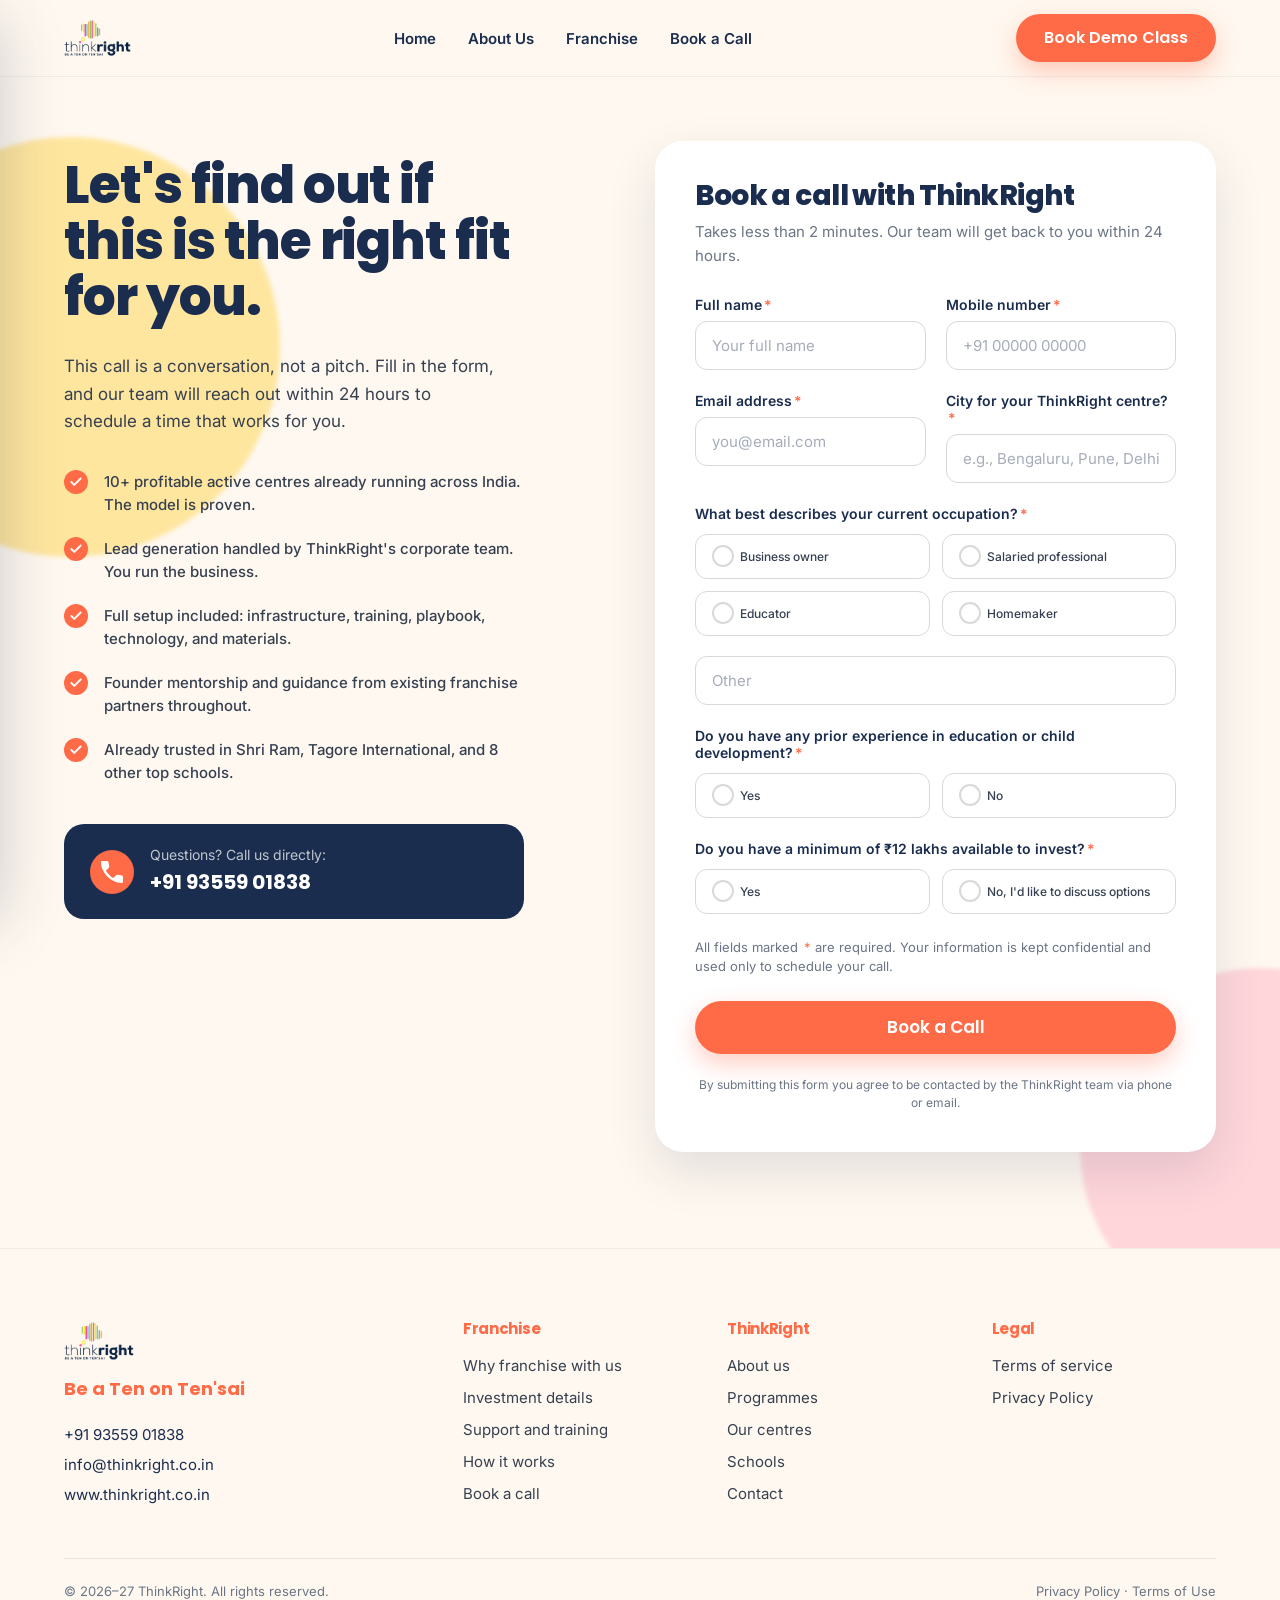
<file: website/book-a-call.html>
<!DOCTYPE html>
<html lang="en">
<head>
  <meta charset="UTF-8" />
  <meta name="viewport" content="width=device-width, initial-scale=1.0" />
  <title>Book a Call — ThinkRight Franchise</title>
  <meta name="description" content="Book a discovery call with the ThinkRight team. It takes less than 2 minutes and our team will get back to you within 24 hours to find out if a ThinkRight franchise is the right fit for you." />
  <link rel="preconnect" href="https://fonts.googleapis.com" />
  <link rel="preconnect" href="https://fonts.gstatic.com" crossorigin />
  <link href="https://fonts.googleapis.com/css2?family=Poppins:wght@500;600;700;800&family=Inter:wght@400;500;600;700;800&family=Rock+Salt&display=swap" rel="stylesheet" />
  <link rel="stylesheet" href="css/theme.css" />
  <link rel="stylesheet" href="css/book-a-call.css" />
</head>
<body class="bac-body">
  <div id="site-header"></div>

  <main class="bac-main has-decor">
    <span class="blob blob-yellow bac-blob-yellow"></span>
    <span class="blob blob-pink bac-blob-pink"></span>
    <span class="blob blob-lavender bac-blob-lav"></span>

    <div class="container bac-grid">
      <!-- LEFT: PITCH -->
      <section class="bac-pitch">
        <h1>Let's find out if this is the right fit for you.</h1>
        <p class="bac-lead">This call is a conversation, not a pitch. Fill in the form, and our team will reach out within 24 hours to schedule a time that works for you.</p>

        <ul class="bac-checks">
          <li>10+ profitable active centres already running across India. The model is proven.</li>
          <li>Lead generation handled by ThinkRight's corporate team. You run the business.</li>
          <li>Full setup included: infrastructure, training, playbook, technology, and materials.</li>
          <li>Founder mentorship and guidance from existing franchise partners throughout.</li>
          <li>Already trusted in Shri Ram, Tagore International, and 8 other top schools.</li>
        </ul>

        <div class="bac-callbox">
          <span class="bac-callbox-ic">
            <img src="assets/svg/call_26-229.svg" alt="" />
          </span>
          <div class="bac-callbox-text">
            <span class="bac-callbox-label">Questions? Call us directly:</span>
            <span class="bac-callbox-num">+91 93559 01838</span>
          </div>
        </div>
      </section>

      <!-- RIGHT: FORM -->
      <section class="bac-card">
        <h2>Book a call with ThinkRight</h2>
        <p class="bac-card-sub">Takes less than 2 minutes. Our team will get back to you within 24 hours.</p>

        <form class="bac-form" action="#" method="post" novalidate>
          <div class="bac-row">
            <div class="bac-field">
              <label for="fullName">Full name<span class="req">*</span></label>
              <input type="text" id="fullName" name="fullName" placeholder="Your full name" required />
            </div>
            <div class="bac-field">
              <label for="mobile">Mobile number<span class="req">*</span></label>
              <input type="tel" id="mobile" name="mobile" placeholder="+91 00000 00000" required />
            </div>
          </div>

          <div class="bac-row">
            <div class="bac-field">
              <label for="email">Email address<span class="req">*</span></label>
              <input type="email" id="email" name="email" placeholder="you@email.com" required />
            </div>
            <div class="bac-field">
              <label for="city">City for your ThinkRight centre?<span class="req">*</span></label>
              <input type="text" id="city" name="city" placeholder="e.g., Bengaluru, Pune, Delhi" required />
            </div>
          </div>

          <fieldset class="bac-field bac-choice-group">
            <legend>What best describes your current occupation?<span class="req">*</span></legend>
            <div class="bac-choices">
              <label class="bac-choice">
                <input type="radio" name="occupation" value="business-owner" />
                <span class="bac-choice-box">Business owner</span>
              </label>
              <label class="bac-choice">
                <input type="radio" name="occupation" value="salaried" />
                <span class="bac-choice-box">Salaried professional</span>
              </label>
              <label class="bac-choice">
                <input type="radio" name="occupation" value="educator" />
                <span class="bac-choice-box">Educator</span>
              </label>
              <label class="bac-choice">
                <input type="radio" name="occupation" value="homemaker" />
                <span class="bac-choice-box">Homemaker</span>
              </label>
            </div>
            <input type="text" class="bac-other" name="occupationOther" placeholder="Other" aria-label="Other occupation" />
          </fieldset>

          <fieldset class="bac-field bac-choice-group">
            <legend>Do you have any prior experience in education or child development?<span class="req">*</span></legend>
            <div class="bac-choices bac-choices-2">
              <label class="bac-choice">
                <input type="radio" name="experience" value="yes" />
                <span class="bac-choice-box">Yes</span>
              </label>
              <label class="bac-choice">
                <input type="radio" name="experience" value="no" />
                <span class="bac-choice-box">No</span>
              </label>
            </div>
          </fieldset>

          <fieldset class="bac-field bac-choice-group">
            <legend>Do you have a minimum of ₹12 lakhs available to invest?<span class="req">*</span></legend>
            <div class="bac-choices bac-choices-2">
              <label class="bac-choice">
                <input type="radio" name="invest" value="yes" />
                <span class="bac-choice-box">Yes</span>
              </label>
              <label class="bac-choice">
                <input type="radio" name="invest" value="discuss" />
                <span class="bac-choice-box">No, I'd like to discuss options</span>
              </label>
            </div>
          </fieldset>

          <p class="bac-note">All fields marked <span class="req">*</span> are required. Your information is kept confidential and used only to schedule your call.</p>

          <button type="submit" class="btn btn-primary bac-submit">Book a Call</button>

          <p class="bac-fineprint">By submitting this form you agree to be contacted by the ThinkRight team via phone or email.</p>
        </form>
      </section>
    </div>
  </main>

  <div id="site-footer"></div>

  <script src="js/chrome.js"></script>
  <script src="js/book-a-call.js"></script>
</body>
</html>
</file>
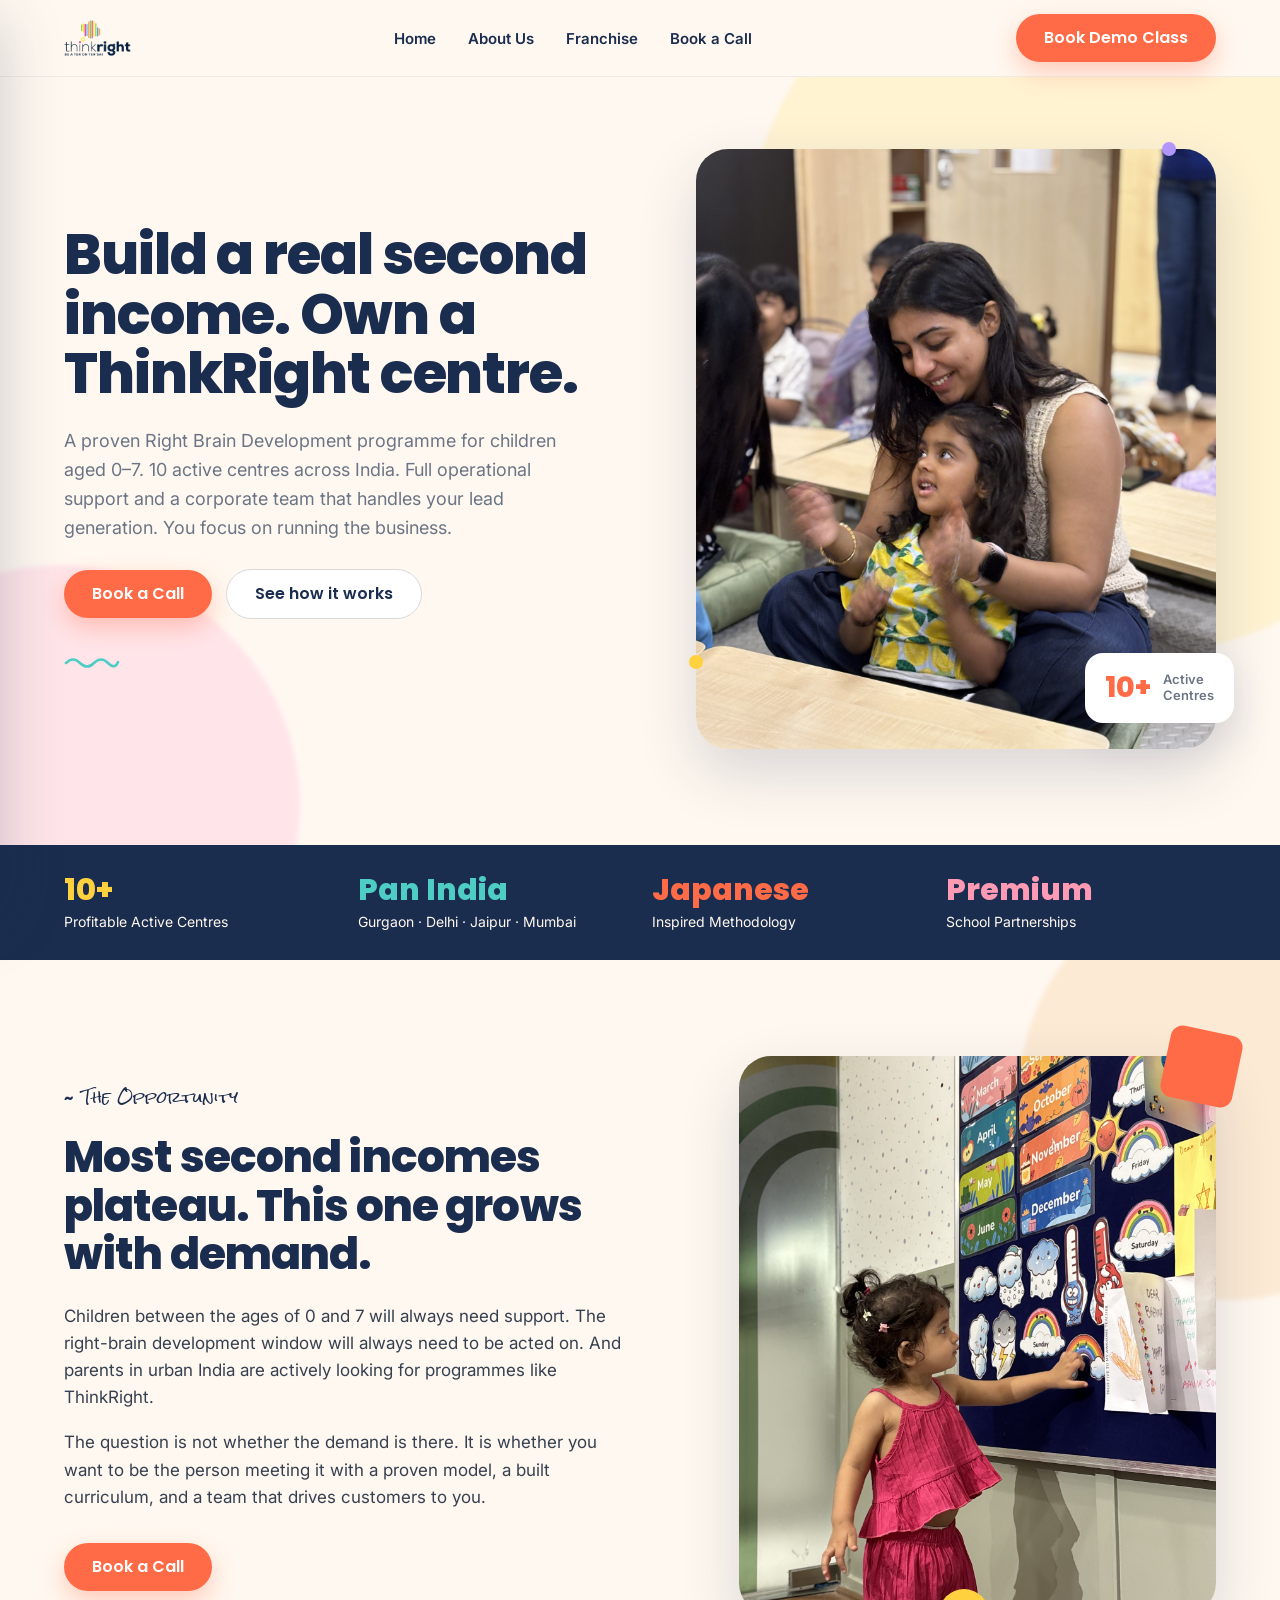
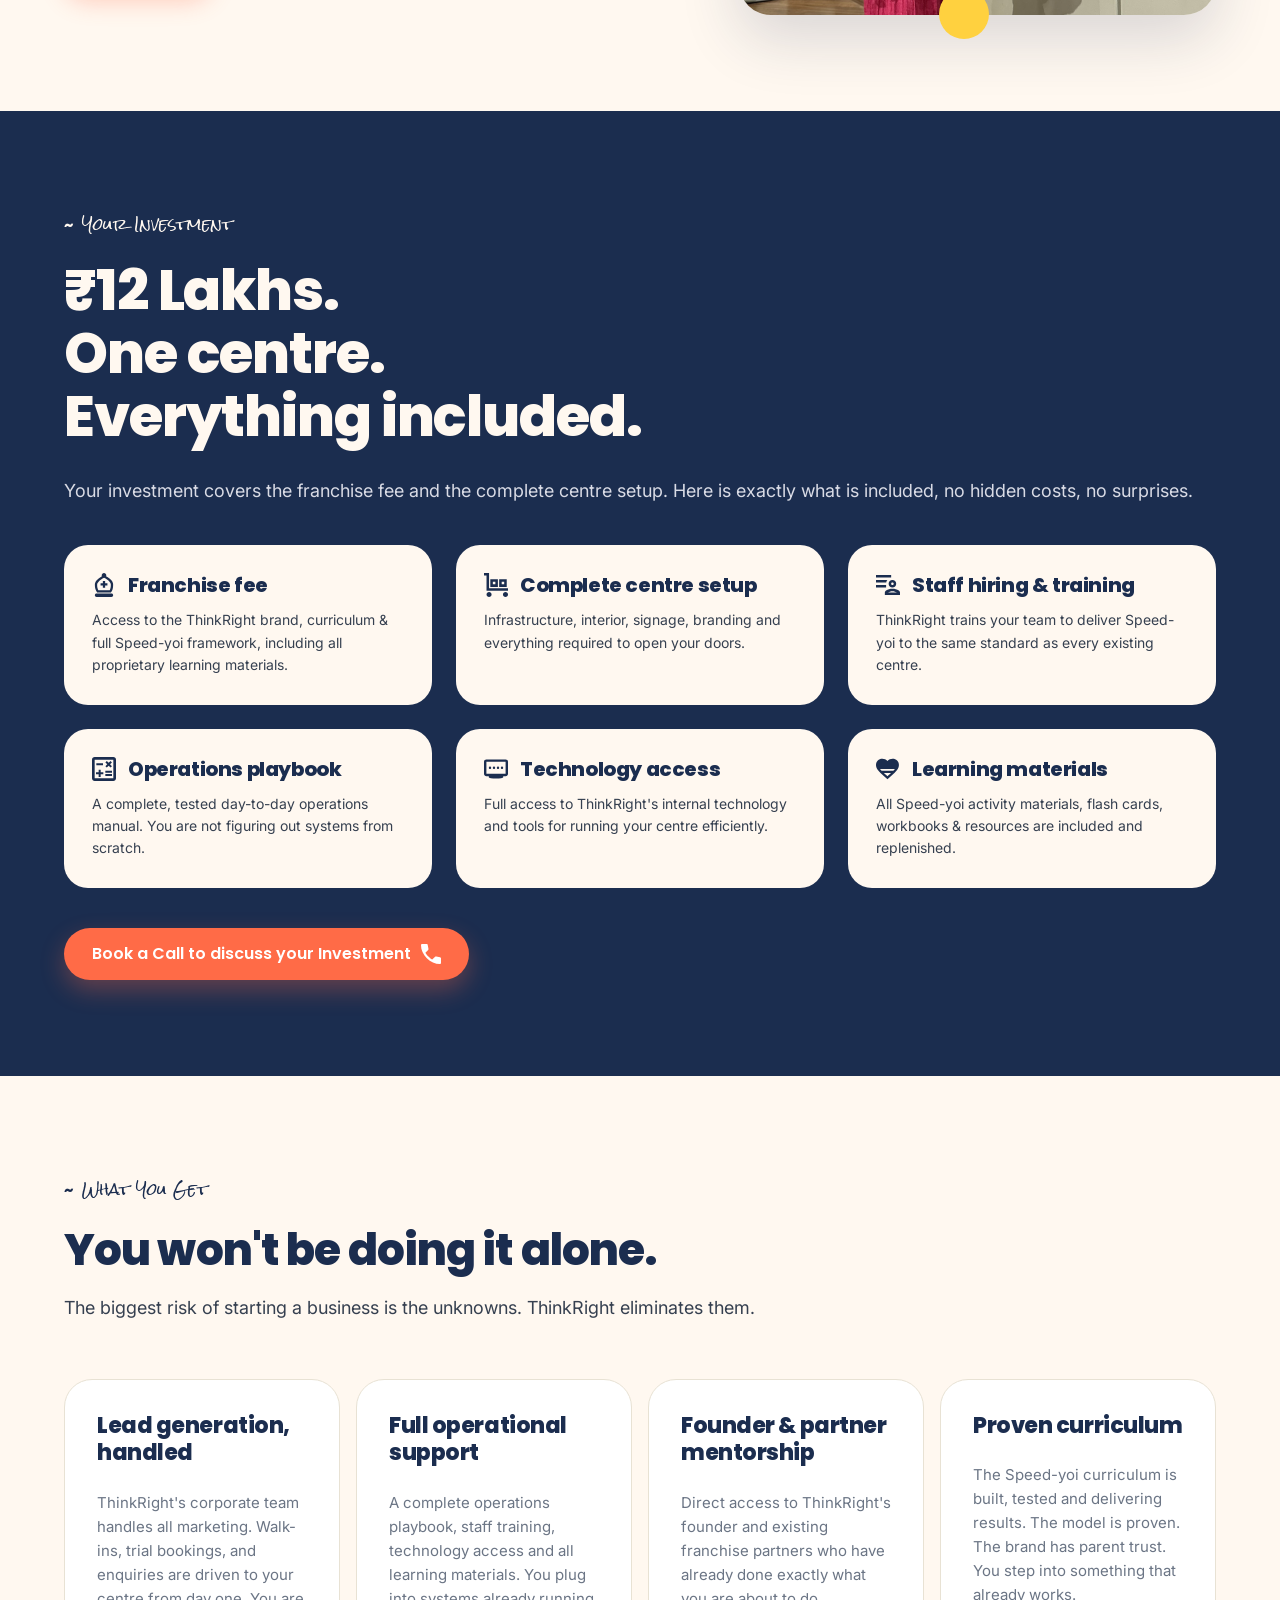
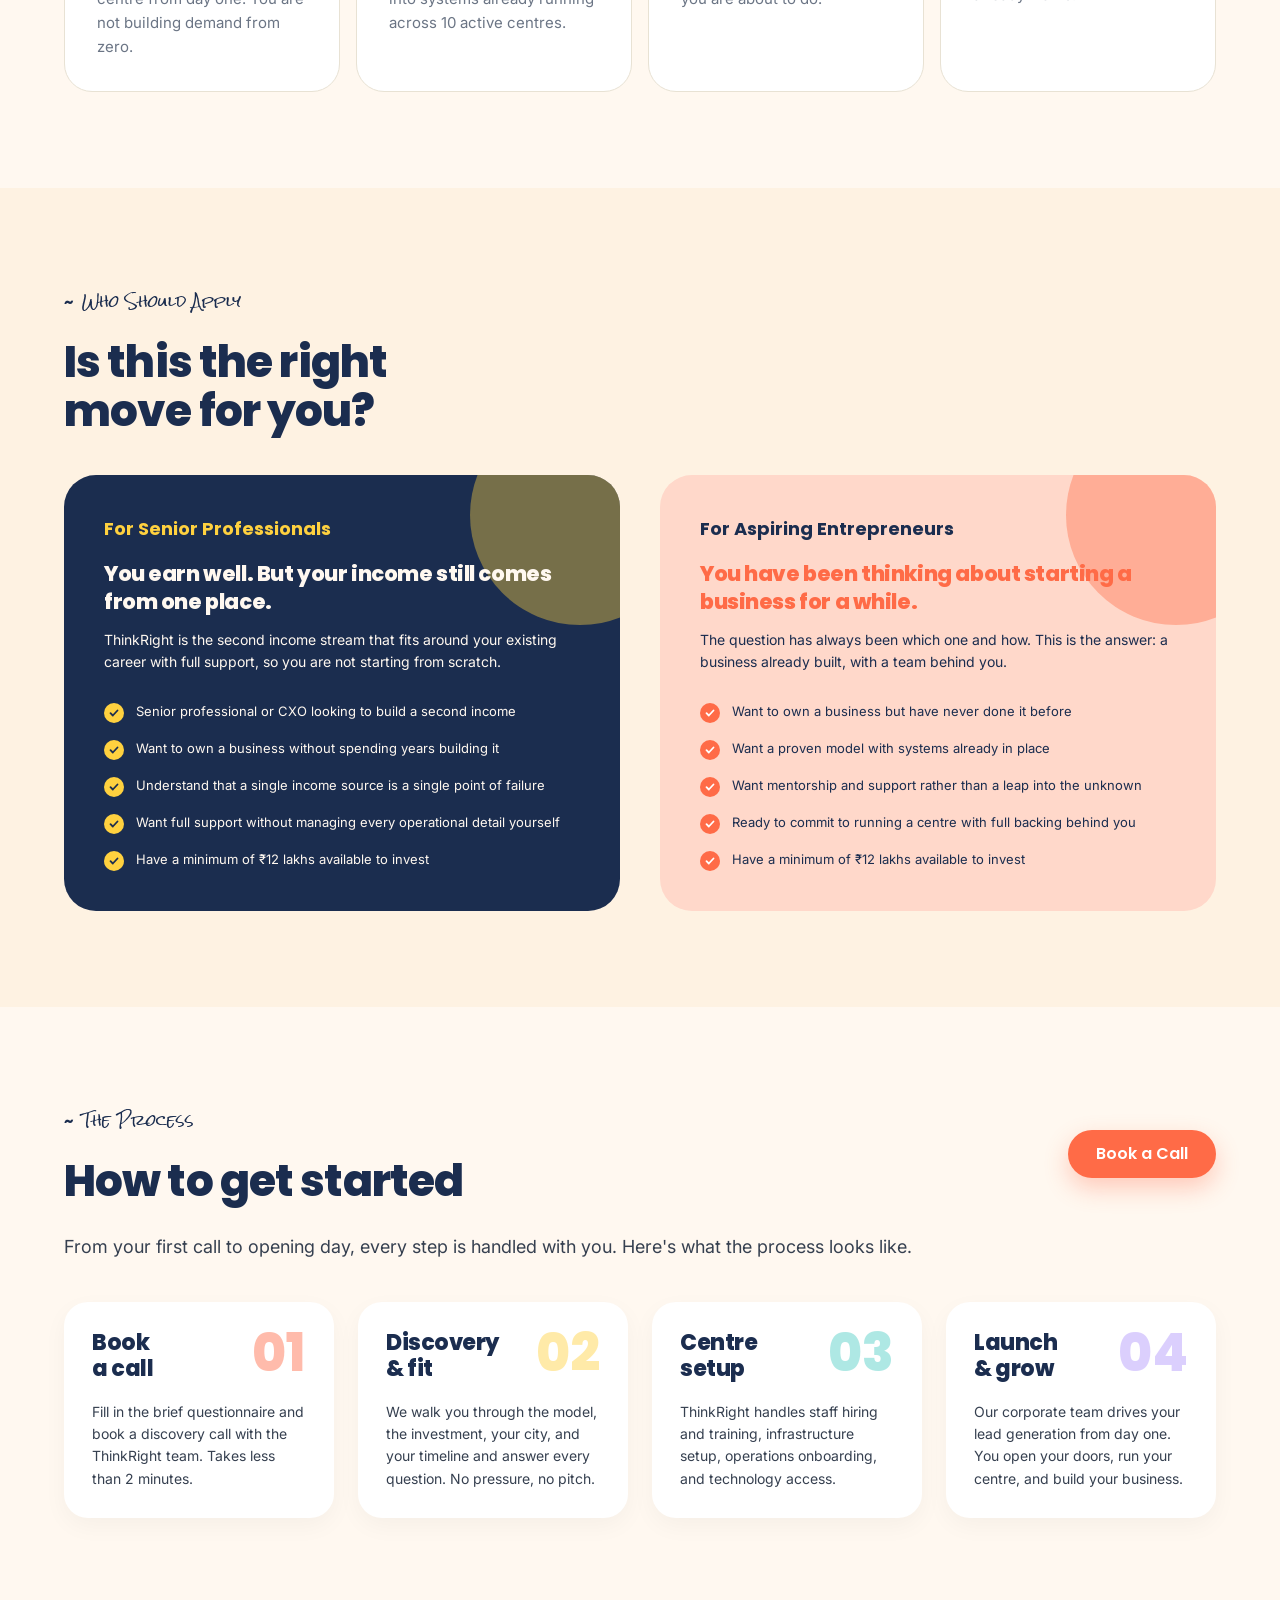
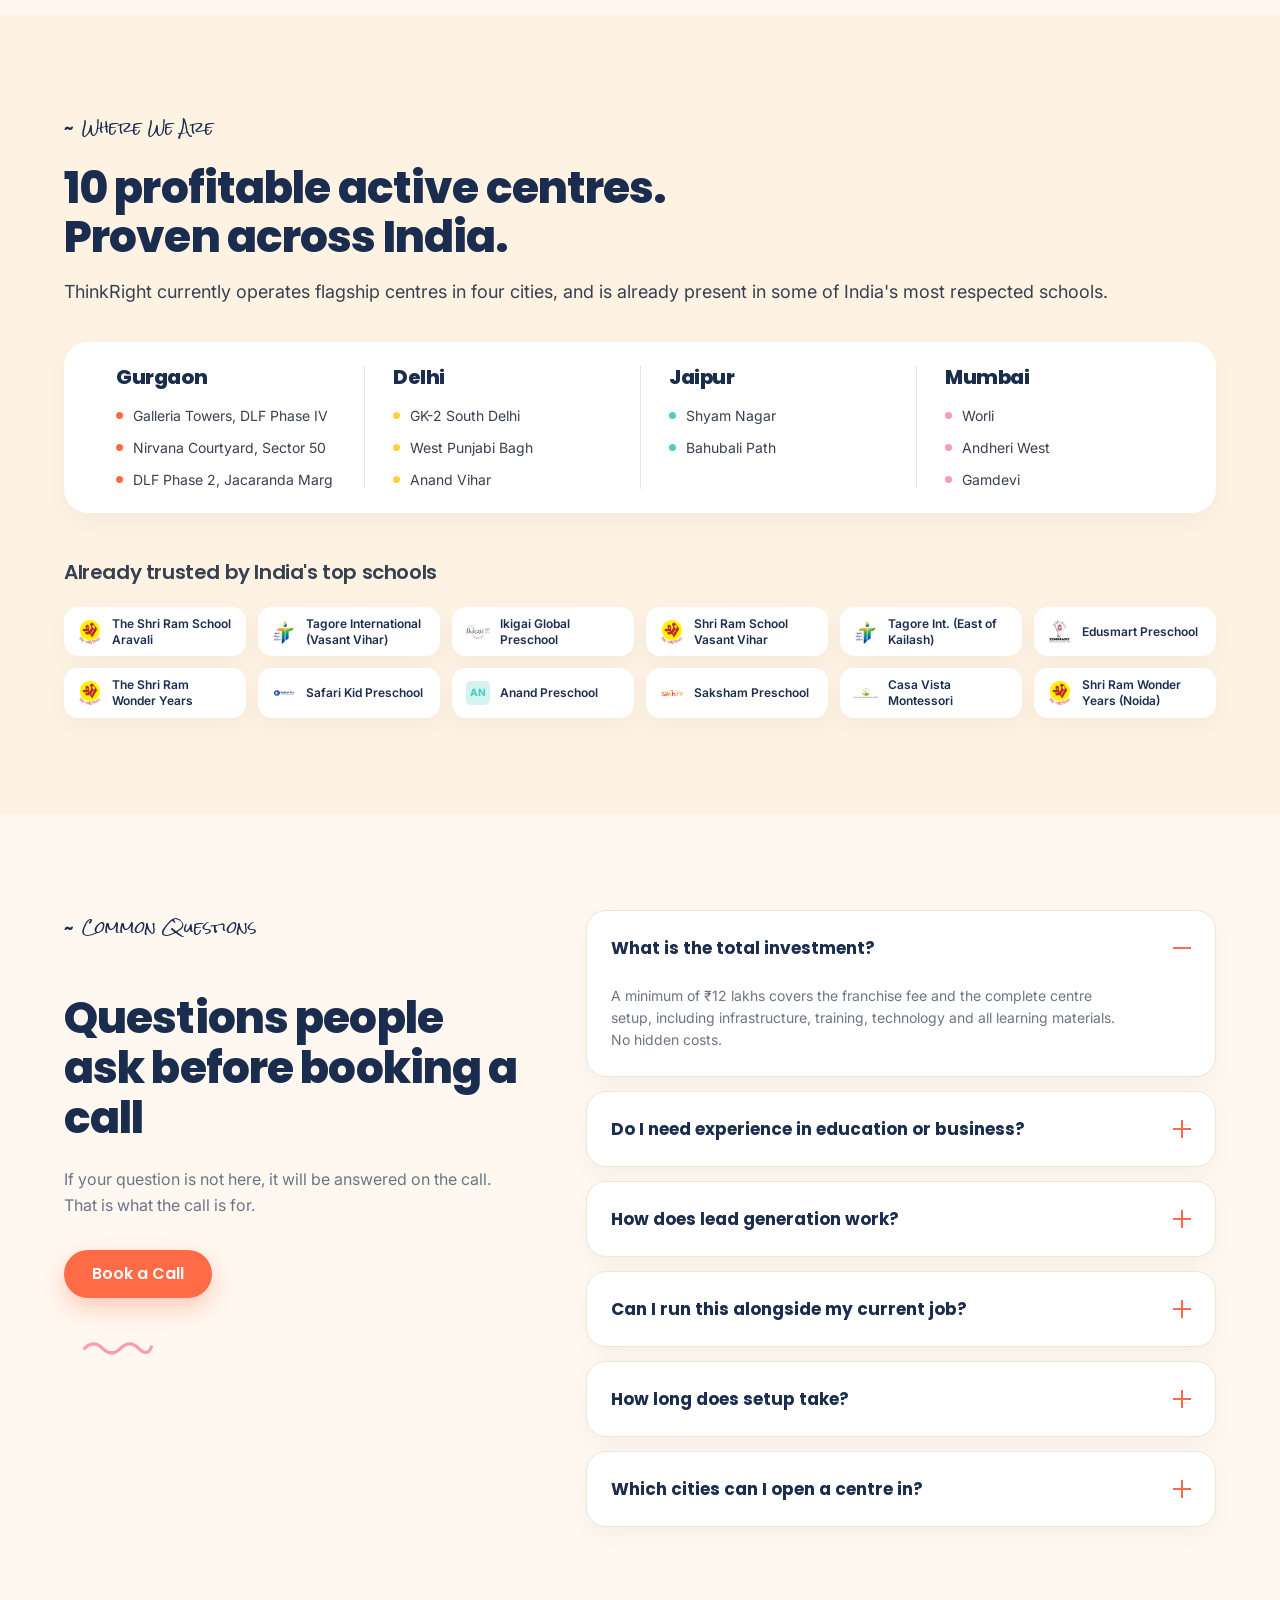
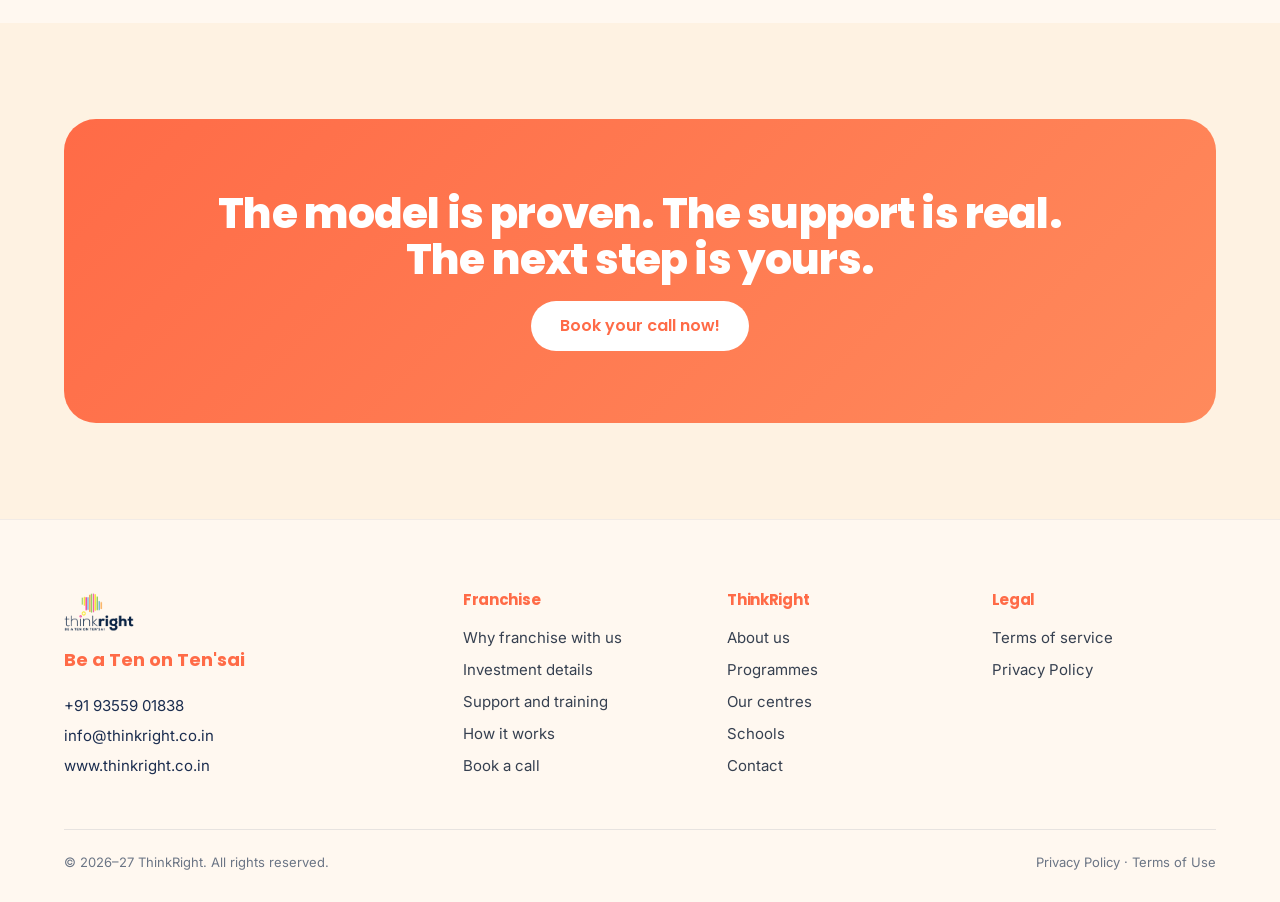
<file: website/franchise.html>
<!DOCTYPE html>
<html lang="en">
<head>
  <meta charset="UTF-8" />
  <meta name="viewport" content="width=device-width, initial-scale=1.0" />
  <title>ThinkRight Franchise — Own a Right-Brain Development Centre</title>
  <meta name="description" content="Build a real second income with a ThinkRight franchise. A proven right-brain development programme for ages 0–7, full operational support, and a corporate team that drives your leads." />
  <link rel="preconnect" href="https://fonts.googleapis.com" />
  <link rel="preconnect" href="https://fonts.gstatic.com" crossorigin />
  <link href="https://fonts.googleapis.com/css2?family=Poppins:wght@500;600;700;800&family=Inter:wght@400;500;600;700;800&family=Rock+Salt&display=swap" rel="stylesheet" />
  <link rel="stylesheet" href="css/theme.css" />
  <link rel="stylesheet" href="css/home.css" />
  <link rel="stylesheet" href="css/franchise.css" />
</head>
<body>
  <div id="site-header"></div>

  <!-- HERO -->
  <section class="hero fr-hero has-decor">
    <span class="fr-blob-pink"></span>
    <span class="fr-blob-cream"></span>
    <div class="container hero-grid">
      <div>
        <h1>Build a real second income. Own a ThinkRight centre.</h1>
        <p class="lead">A proven Right Brain Development programme for children aged 0–7. 10 active centres across India. Full operational support and a corporate team that handles your lead generation. You focus on running the business.</p>
        <div class="hero-actions">
          <a href="/book-a-call" class="btn btn-primary">Book a Call</a>
          <a href="#process" class="btn btn-ghost">See how it works</a>
        </div>
        <div class="hero-wiggle"><span class="wiggle wiggle-teal"></span></div>
      </div>
      <div class="hero-visual">
        <div class="fr-hero-card">
          <img src="assets/img/franchise-hero.png" alt="A parent and child in a ThinkRight class" />
          <span class="confetti dot dot-lavender" style="width:14px;height:14px;right:40px;top:-7px;"></span>
          <span class="confetti dot dot-yellow" style="width:14px;height:14px;left:-7px;bottom:80px;"></span>
          <div class="hero-badge br"><span class="num">10+</span><span class="lbl">Active<br/>Centres</span></div>
        </div>
      </div>
    </div>
  </section>

  <!-- PROOF ROW -->
  <section class="stat-band fr-proof">
    <div class="container">
      <div class="stat"><div class="v">10+</div><div class="k">Profitable Active Centres</div></div>
      <div class="stat"><div class="v">Pan India</div><div class="k">Gurgaon · Delhi · Jaipur · Mumbai</div></div>
      <div class="stat"><div class="v">Japanese</div><div class="k">Inspired Methodology</div></div>
      <div class="stat"><div class="v">Premium</div><div class="k">School Partnerships</div></div>
    </div>
  </section>

  <!-- THE OPPORTUNITY -->
  <section class="section has-decor" id="opportunity">
    <span class="blob blob-cream" style="width:420px;height:420px;right:-160px;top:-80px;"></span>
    <div class="container grid-2 opp-grid" style="align-items:center;gap:64px;">
      <div>
        <span class="eyebrow eyebrow-navy">The Opportunity</span>
        <h2 style="font-size:44px;max-width:560px;margin-bottom:24px;">Most second incomes plateau. This one grows with demand.</h2>
        <p style="max-width:560px;font-size:17px;margin-bottom:18px;">Children between the ages of 0 and 7 will always need support. The right-brain development window will always need to be acted on. And parents in urban India are actively looking for programmes like ThinkRight.</p>
        <p style="max-width:560px;font-size:17px;margin-bottom:32px;">The question is not whether the demand is there. It is whether you want to be the person meeting it with a proven model, a built curriculum, and a team that drives customers to you.</p>
        <a href="/book-a-call" class="btn btn-primary">Book a Call</a>
      </div>
      <div class="opp-visual">
        <div class="opp-card">
          <img src="assets/img/franchise-opp.png" alt="A child at a ThinkRight activity board" />
          <span class="confetti sq-orange" style="width:73px;height:73px;right:-22px;top:-26px;"></span>
          <span class="confetti dot dot-yellow" style="width:50px;height:50px;left:42%;bottom:-24px;"></span>
        </div>
      </div>
    </div>
  </section>

  <!-- YOUR INVESTMENT -->
  <section class="section has-decor inv-section" id="investment">
    <div class="container">
      <div class="inv-head">
        <span class="eyebrow eyebrow-cream">Your Investment</span>
        <h2 class="inv-title">₹12 Lakhs.<br/>One centre.<br/>Everything included.</h2>
      </div>
      <p class="inv-sub">Your investment covers the franchise fee and the complete centre setup. Here is exactly what is included, no hidden costs, no surprises.</p>
      <div class="grid-3 invest-grid">
        <div class="inv-card"><div class="inv-card-head"><img class="inv-ic" src="assets/svg/chess_bishop_2_34-424.svg" alt=""/><h3>Franchise fee</h3></div><p>Access to the ThinkRight brand, curriculum & full Speed-yoi framework, including all proprietary learning materials.</p></div>
        <div class="inv-card"><div class="inv-card-head"><img class="inv-ic" src="assets/svg/trolley_34-431.svg" alt=""/><h3>Complete centre setup</h3></div><p>Infrastructure, interior, signage, branding and everything required to open your doors.</p></div>
        <div class="inv-card"><div class="inv-card-head"><img class="inv-ic" src="assets/svg/patient_list_34-438.svg" alt=""/><h3>Staff hiring & training</h3></div><p>ThinkRight trains your team to deliver Speed-yoi to the same standard as every existing centre.</p></div>
        <div class="inv-card"><div class="inv-card-head"><img class="inv-ic" src="assets/svg/calculate_34-450.svg" alt=""/><h3>Operations playbook</h3></div><p>A complete, tested day-to-day operations manual. You are not figuring out systems from scratch.</p></div>
        <div class="inv-card"><div class="inv-card-head"><img class="inv-ic" src="assets/svg/assistant_on_hub_34-444.svg" alt=""/><h3>Technology access</h3></div><p>Full access to ThinkRight's internal technology and tools for running your centre efficiently.</p></div>
        <div class="inv-card"><div class="inv-card-head"><img class="inv-ic" src="assets/svg/cardio_load_13-35.svg" alt=""/><h3>Learning materials</h3></div><p>All Speed-yoi activity materials, flash cards, workbooks & resources are included and replenished.</p></div>
      </div>
      <div class="inv-cta">
        <a href="/book-a-call" class="btn btn-primary">Book a Call to discuss your Investment <img class="btn-ic" src="assets/svg/call_13-29.svg" alt=""/></a>
      </div>
    </div>
  </section>

  <!-- WHAT YOU GET -->
  <section class="section has-decor sup-section" id="support">
    <div class="container">
      <div class="sup-head">
        <span class="eyebrow eyebrow-navy">What You Get</span>
        <h2>You won't be doing it alone.</h2>
        <p class="sup-sub">The biggest risk of starting a business is the unknowns. ThinkRight eliminates them.</p>
      </div>
      <div class="sup-grid">
        <div class="sup-card"><h3>Lead generation, handled</h3><p>ThinkRight's corporate team handles all marketing. Walk-ins, trial bookings, and enquiries are driven to your centre from day one. You are not building demand from zero.</p></div>
        <div class="sup-card"><h3>Full operational support</h3><p>A complete operations playbook, staff training, technology access and all learning materials. You plug into systems already running across 10 active centres.</p></div>
        <div class="sup-card"><h3>Founder & partner mentorship</h3><p>Direct access to ThinkRight's founder and existing franchise partners who have already done exactly what you are about to do.</p></div>
        <div class="sup-card"><h3>Proven curriculum</h3><p>The Speed-yoi curriculum is built, tested and delivering results. The model is proven. The brand has parent trust. You step into something that already works.</p></div>
      </div>
    </div>
  </section>

  <!-- WHO SHOULD APPLY -->
  <section class="section has-decor" id="who" style="background:var(--tint-cream);">
    <div class="container">
      <div class="who-head">
        <span class="eyebrow eyebrow-navy">Who Should Apply</span>
        <h2>Is this the right <br/>move for you?</h2>
      </div>
      <div class="who-grid">
        <div class="who-card who-card-dark">
          <span class="who-corner"></span>
          <div class="who-card-top">
            <span class="who-tag">For Senior Professionals</span>
            <h3>You earn well. But your income still comes from one place.</h3>
            <p>ThinkRight is the second income stream that fits around your existing career with full support, so you are not starting from scratch.</p>
          </div>
          <ul class="who-list">
            <li>Senior professional or CXO looking to build a second income</li>
            <li>Want to own a business without spending years building it</li>
            <li>Understand that a single income source is a single point of failure</li>
            <li>Want full support without managing every operational detail yourself</li>
            <li>Have a minimum of ₹12 lakhs available to invest</li>
          </ul>
        </div>
        <div class="who-card who-card-peach">
          <span class="who-corner"></span>
          <div class="who-card-top">
            <span class="who-tag">For Aspiring Entrepreneurs</span>
            <h3>You have been thinking about starting a business for a while.</h3>
            <p>The question has always been which one and how. This is the answer: a business already built, with a team behind you.</p>
          </div>
          <ul class="who-list">
            <li>Want to own a business but have never done it before</li>
            <li>Want a proven model with systems already in place</li>
            <li>Want mentorship and support rather than a leap into the unknown</li>
            <li>Ready to commit to running a centre with full backing behind you</li>
            <li>Have a minimum of ₹12 lakhs available to invest</li>
          </ul>
        </div>
      </div>
    </div>
  </section>

  <!-- THE PROCESS -->
  <section class="section has-decor" id="process" style="background:var(--cream);">
    <div class="container">
      <div class="proc-head">
        <div>
          <span class="eyebrow eyebrow-navy">The Process</span>
          <h2>How to get started</h2>
        </div>
        <a href="/book-a-call" class="btn btn-primary">Book a Call</a>
      </div>
      <p class="proc-sub">From your first call to opening day, every step is handled with you. Here's what the process looks like.</p>
      <div class="proc-grid">
        <div class="step-card" style="--c:var(--orange);">
          <div class="step-top"><h3>Book<br/>a call</h3><span class="snum">01</span></div>
          <p>Fill in the brief questionnaire and book a discovery call with the ThinkRight team. Takes less than 2 minutes.</p>
        </div>
        <div class="step-card" style="--c:var(--yellow);">
          <div class="step-top"><h3>Discovery<br/>&amp; fit</h3><span class="snum">02</span></div>
          <p>We walk you through the model, the investment, your city, and your timeline and answer every question. No pressure, no pitch.</p>
        </div>
        <div class="step-card" style="--c:var(--teal);">
          <div class="step-top"><h3>Centre<br/>setup</h3><span class="snum">03</span></div>
          <p>ThinkRight handles staff hiring and training, infrastructure setup, operations onboarding, and technology access.</p>
        </div>
        <div class="step-card" style="--c:var(--lavender);">
          <div class="step-top"><h3>Launch<br/>&amp; grow</h3><span class="snum">04</span></div>
          <p>Our corporate team drives your lead generation from day one. You open your doors, run your centre, and build your business.</p>
        </div>
      </div>
    </div>
  </section>

  <!-- WHERE WE ARE -->
  <section class="section has-decor" id="centres" style="background:var(--tint-cream);">
    <div class="container">
      <div class="ctr-head">
        <span class="eyebrow eyebrow-navy">Where We Are</span>
        <h2>10 profitable active centres. <br/>Proven across India.</h2>
        <p class="ctr-sub">ThinkRight currently operates flagship centres in four cities, and is already present in some of India's most respected schools.</p>
      </div>
      <div class="ctr-panel">
        <div class="ctr-col" style="--c:var(--orange);">
          <h3>Gurgaon</h3>
          <ul>
            <li>Galleria Towers, DLF Phase IV</li>
            <li>Nirvana Courtyard, Sector 50</li>
            <li>DLF Phase 2, Jacaranda Marg</li>
          </ul>
        </div>
        <div class="ctr-col" style="--c:var(--yellow);">
          <h3>Delhi</h3>
          <ul>
            <li>GK-2 South Delhi</li>
            <li>West Punjabi Bagh</li>
            <li>Anand Vihar</li>
          </ul>
        </div>
        <div class="ctr-col" style="--c:var(--teal);">
          <h3>Jaipur</h3>
          <ul>
            <li>Shyam Nagar</li>
            <li>Bahubali Path</li>
          </ul>
        </div>
        <div class="ctr-col" style="--c:var(--pink);">
          <h3>Mumbai</h3>
          <ul>
            <li>Worli</li>
            <li>Andheri West</li>
            <li>Gamdevi</li>
          </ul>
        </div>
      </div>

      <h3 class="schools-title">Already trusted by India's top schools</h3>
      <div class="school-wrap">
        <span class="school-pill"><img src="assets/img/schools/shri-ram.png" alt=""/>The Shri Ram School Aravali</span>
        <span class="school-pill"><img src="assets/img/schools/tagore.png" alt=""/>Tagore International (Vasant Vihar)</span>
        <span class="school-pill"><img src="assets/img/schools/ikigai.png" alt=""/>Ikigai Global Preschool</span>
        <span class="school-pill"><img src="assets/img/schools/shri-ram.png" alt=""/>Shri Ram School Vasant Vihar</span>
        <span class="school-pill"><img src="assets/img/schools/tagore.png" alt=""/>Tagore Int. (East of Kailash)</span>
        <span class="school-pill"><img src="assets/img/schools/edusmart.png" alt=""/>Edusmart Preschool</span>
        <span class="school-pill"><img src="assets/img/schools/shri-ram.png" alt=""/>The Shri Ram Wonder Years</span>
        <span class="school-pill"><img src="assets/img/schools/safari.png" alt=""/>Safari Kid Preschool</span>
        <span class="school-pill"><span class="logo-ph">AN</span>Anand Preschool</span>
        <span class="school-pill"><img src="assets/img/schools/saksham.png" alt=""/>Saksham Preschool</span>
        <span class="school-pill"><img src="assets/img/schools/casa-vista.png" alt=""/>Casa Vista Montessori</span>
        <span class="school-pill"><img src="assets/img/schools/shri-ram.png" alt=""/>Shri Ram Wonder Years (Noida)</span>
      </div>
    </div>
  </section>

  <!-- COMMON QUESTIONS -->
  <section class="section has-decor" id="faq" style="background:var(--cream);">
    <div class="container faq-layout">
      <div class="faq-intro">
        <span class="eyebrow eyebrow-navy">Common Questions</span>
        <div class="faq-intro-text">
          <h2>Questions people ask before booking a call</h2>
          <p>If your question is not here, it will be answered on the call. That is what the call is for.</p>
        </div>
        <a href="/book-a-call" class="btn btn-primary">Book a Call</a>
        <span class="wiggle wiggle-pink faq-wiggle"></span>
      </div>
      <div class="faq-list">
        <div class="faq-item open">
          <button class="faq-q" type="button" aria-expanded="true">What is the total investment?</button>
          <div class="faq-a"><div class="faq-a-inner"><p>A minimum of ₹12 lakhs covers the franchise fee and the complete centre setup, including infrastructure, training, technology and all learning materials. No hidden costs.</p></div></div>
        </div>
        <div class="faq-item">
          <button class="faq-q" type="button" aria-expanded="false">Do I need experience in education or business?</button>
          <div class="faq-a"><div class="faq-a-inner"><p>No. ThinkRight provides full training, an operations playbook, and direct mentorship from the founder and existing partners, so you can step in without prior experience.</p></div></div>
        </div>
        <div class="faq-item">
          <button class="faq-q" type="button" aria-expanded="false">How does lead generation work?</button>
          <div class="faq-a"><div class="faq-a-inner"><p>ThinkRight's corporate team handles all marketing. Walk-ins, trial bookings and enquiries are driven to your centre from day one, so you are not building demand from zero.</p></div></div>
        </div>
        <div class="faq-item">
          <button class="faq-q" type="button" aria-expanded="false">Can I run this alongside my current job?</button>
          <div class="faq-a"><div class="faq-a-inner"><p>Yes. The model is built so it can fit around an existing career, with full operational support and trained staff running the day-to-day.</p></div></div>
        </div>
        <div class="faq-item">
          <button class="faq-q" type="button" aria-expanded="false">How long does setup take?</button>
          <div class="faq-a"><div class="faq-a-inner"><p>Once you decide to proceed, ThinkRight handles infrastructure, staff hiring and training, and operations onboarding to get your centre ready to launch.</p></div></div>
        </div>
        <div class="faq-item">
          <button class="faq-q" type="button" aria-expanded="false">Which cities can I open a centre in?</button>
          <div class="faq-a"><div class="faq-a-inner"><p>ThinkRight is active across Gurgaon, Delhi, Jaipur and Mumbai, and is expanding. Your city and territory are discussed during the discovery call.</p></div></div>
        </div>
      </div>
    </div>
  </section>

  <!-- FINAL CTA -->
  <section class="section has-decor" style="background:var(--tint-cream);">
    <div class="container">
      <div class="cta-band">
        <h2>The model is proven. The support is real. <br/>The next step is yours.</h2>
        <a href="/book-a-call" class="btn btn-light" style="background:#fff;color:var(--orange);">Book your call now!</a>
      </div>
    </div>
  </section>

  <div id="site-footer"></div>
  <script src="js/chrome.js"></script>
  <script src="js/franchise.js"></script>
</body>
</html>
</file>
<file: website/css/theme.css>
:root {
  --navy: #1B2D4F;
  --navy-80: rgba(27, 45, 79, 0.8);
  --ink: #29292B;
  --white: #FFFFFF;
  --orange: #FF6B47;
  --cream: #FFF8F0;
  --slate: #6B7585;
  --slate-deep: #364050;
  --yellow: #FFD13F;
  --pink: #FF9AB4;
  --teal: #4ECDC4;
  --lavender: #B197FC;
  --line: #D9D9D9;

  --tint-orange: #FFE9E3;
  --tint-yellow: #FFF1C6;
  --tint-teal: #D4F2EF;
  --tint-lavender: #EBE5FE;
  --tint-pink: #FFE1E8;
  --tint-cream: #FEF2E2;

  --shadow-sm: 0px 8px 24px 0px rgba(0, 0, 0, 0.04);
  --shadow-md: 0px 16px 40px 0px rgba(27, 45, 79, 0.12);
  --shadow-lg: 0px 20px 50px 0px rgba(27, 45, 79, 0.12);
  --shadow-xl: 0px 24px 60px 0px rgba(27, 45, 79, 0.16);

  --maxw: 1200px;
}

* { box-sizing: border-box; }

html { scroll-behavior: smooth; }

body {
  margin: 0;
  font-family: 'Inter', system-ui, sans-serif;
  color: var(--navy);
  background: var(--cream);
  -webkit-font-smoothing: antialiased;
  text-rendering: optimizeLegibility;
}

h1, h2, h3, h4, h5 {
  font-family: 'Poppins', system-ui, sans-serif;
  font-weight: 800;
  color: var(--navy);
  margin: 0;
  letter-spacing: -0.02em;
  line-height: 1.1;
}

p { margin: 0; line-height: 1.6; color: var(--slate-deep); }
a { text-decoration: none; color: inherit; }
img { display: block; max-width: 100%; }

.container { width: 100%; max-width: var(--maxw); margin: 0 auto; padding: 0 24px; }

.font-display { font-family: 'Poppins', system-ui, sans-serif; }
.font-accent { font-family: 'Rock Salt', cursive; }

/* Pill buttons */
.btn {
  display: inline-flex;
  align-items: center;
  justify-content: center;
  gap: 10px;
  font-family: 'Poppins', sans-serif;
  font-weight: 600;
  font-size: 16px;
  line-height: 1;
  padding: 16px 28px;
  border-radius: 100px;
  border: none;
  cursor: pointer;
  transition: transform .15s ease, box-shadow .15s ease, background .15s ease;
  white-space: nowrap;
}
.btn:hover { transform: translateY(-2px); }
.btn-primary { background: var(--orange); color: #fff; box-shadow: 0 10px 24px rgba(255,107,71,.32); }
.btn-primary:hover { background: #ff5733; }
.btn-dark { background: var(--navy); color: #fff; }
.btn-dark:hover { background: #142340; }
.btn-ghost { background: #fff; color: var(--navy); border: 1.5px solid var(--line); }
.btn-ghost:hover { border-color: var(--navy); }
.btn-light { background: rgba(255,255,255,.16); color:#fff; border:1.5px solid rgba(255,255,255,.4); }

.eyebrow {
  display: inline-flex;
  align-items: center;
  gap: 8px;
  font-family: 'Rock Salt', cursive;
  font-size: 15px;
  color: var(--orange);
  margin-bottom: 18px;
}
.eyebrow::before { content: "~"; font-family: 'Poppins'; font-weight: 700; }

.section { padding: 96px 0; }
.section-head { max-width: 720px; }
.section-head h2 { font-size: 44px; line-height: 1.12; margin-bottom: 16px; }
.section-head p { font-size: 18px; color: var(--slate); }

.tag {
  display: inline-flex; align-items: center; gap: 8px;
  padding: 8px 16px; border-radius: 100px;
  font-family: 'Poppins', sans-serif; font-weight: 600; font-size: 14px;
  background: #fff; box-shadow: var(--shadow-sm);
}

/* Site header */
.site-header {
  position: sticky; top: 0; z-index: 50;
  background: rgba(255,248,240,.82);
  backdrop-filter: blur(12px);
  border-bottom: 1px solid rgba(27,45,79,.06);
}
.site-header .container { display: flex; align-items: center; justify-content: space-between; height: 76px; }
.site-header nav { display: flex; gap: 32px; }
.site-header nav a {
  font-family: 'Inter', sans-serif; font-weight: 600; font-size: 15px; color: var(--navy);
  transition: color .15s ease;
}
.site-header nav a:hover, .site-header nav a.active { color: var(--orange); }
.brand { display: flex; align-items: center; gap: 10px; }
.brand img { height: 38px; width: auto; }
.nav-toggle { display: none; background: none; border: none; cursor: pointer; padding: 4px; }

/* Mobile slide-in panel */
.m-overlay {
  position: fixed; inset: 0; z-index: 60;
  background: rgba(27,45,79,.45);
  opacity: 0; visibility: hidden;
  transition: opacity .25s ease, visibility .25s ease;
}
.m-overlay.open { opacity: 1; visibility: visible; }

.m-panel {
  position: fixed; top: 0; left: 0; z-index: 70;
  width: min(86vw, 360px); height: 100dvh;
  background: #fff;
  box-shadow: 0 20px 60px rgba(27,45,79,.22);
  transform: translateX(-100%);
  transition: transform .28s cubic-bezier(.4,0,.2,1);
  display: flex; flex-direction: column;
  overflow-y: auto;
}
.m-panel.open { transform: translateX(0); }

.m-panel-top {
  display: flex; align-items: center; gap: 12px;
  padding: 18px 20px;
  border-bottom: 1px solid rgba(27,45,79,.08);
}
.m-close {
  background: none; border: none; cursor: pointer; padding: 4px;
  display: inline-flex; flex: 0 0 auto;
}
.m-panel-brand { margin-right: auto; }
.m-panel-brand img { height: 30px; }
.m-panel-cta { padding: 10px 18px; font-size: 14px; }

.m-panel-nav { display: flex; flex-direction: column; padding: 20px 24px 32px; }

.m-group { display: flex; flex-direction: column; margin-bottom: 8px; }
.m-group-title {
  font-family: 'Poppins', sans-serif; font-weight: 700; font-size: 17px;
  color: var(--navy); padding: 14px 0 6px;
}
.m-group-title-link { text-decoration: none; }
.m-group .m-link { padding-left: 16px; }

.m-link {
  font-family: 'Inter', sans-serif; font-weight: 500; font-size: 15px;
  color: var(--slate-deep);
  padding: 11px 16px; border-radius: 10px;
  transition: color .15s ease, background .15s ease;
}
.m-link:hover { color: var(--orange); }
.m-link.active {
  color: var(--navy); font-weight: 600;
  background: var(--tint-orange);
  border-left: 3px solid var(--orange);
  border-radius: 0 10px 10px 0;
}

body.nav-open { overflow: hidden; }

/* Footer */
.site-footer { background: var(--cream); color: var(--navy); padding: 72px 0 32px; border-top: 1px solid rgba(27,45,79,.06); }
.site-footer a { color: var(--slate-deep); font-size: 15px; }
.site-footer a:hover { color: var(--orange); }
.footer-grid { display: grid; grid-template-columns: 1.6fr 1fr 1fr 1fr; gap: 40px; }
.footer-grid h4 { color: var(--orange); font-size: 15px; font-family:'Poppins'; font-weight: 700; margin-bottom: 18px; }
.footer-grid ul { list-style: none; margin: 0; padding: 0; display: flex; flex-direction: column; gap: 12px; }
.footer-brand { margin-bottom: 14px; }
.footer-brand img { height: 40px; width: auto; }
.footer-tagline { font-family:'Poppins'; font-weight: 700; font-size: 18px; color: var(--orange); margin-bottom: 18px; }
.footer-contact { color: var(--navy); font-size: 15px; line-height: 2; }
.footer-bottom { margin-top: 48px; padding-top: 24px; border-top: 1px solid rgba(27,45,79,.10);
  display: flex; justify-content: space-between; gap: 16px; flex-wrap: wrap; font-size: 13px; color: var(--slate); }

/* ============================================================
   DECORATIVE SYSTEM — floating blobs, wiggles, confetti, dome
   ============================================================ */

/* A section that hosts decorations clips them and stacks content above */
.has-decor { position: relative; overflow: hidden; }
.has-decor > .container { position: relative; z-index: 2; }

/* Soft out-of-focus background blobs */
.blob {
  position: absolute;
  border-radius: 50%;
  filter: blur(2px);
  opacity: .55;
  pointer-events: none;
  z-index: 0;
}
.blob-yellow   { background: var(--yellow); opacity: .35; }
.blob-pink     { background: var(--pink);   opacity: .30; }
.blob-lavender { background: var(--lavender);opacity: .30; }
.blob-teal     { background: var(--teal);   opacity: .28; }
.blob-orange   { background: var(--orange); opacity: .22; }
.blob-cream    { background: #FBE3C6;       opacity: .65; }

/* Solid confetti shapes (sharp, no blur) */
.confetti { position: absolute; pointer-events: none; z-index: 1; }
.dot      { border-radius: 50%; }
.dot-teal     { background: var(--teal); }
.dot-yellow   { background: var(--yellow); }
.dot-lavender { background: var(--lavender); }
.dot-orange   { background: var(--orange); }
.sq-orange { background: var(--orange); border-radius: 12px; transform: rotate(12deg); }
.sq-yellow { background: var(--yellow); border-radius: 50%; }

/* Fluffy cloud (CSS-drawn) */
.cloud {
  position: absolute; pointer-events: none; z-index: 1;
  background: #fff; border-radius: 100px; opacity: .9;
}
.cloud::before, .cloud::after {
  content: ""; position: absolute; background: #fff; border-radius: 50%;
}
.cloud::before { width: 60%; height: 140%; left: 12%; top: -55%; }
.cloud::after  { width: 45%; height: 120%; right: 14%; top: -35%; }

/* Hand-drawn wiggle accent (Rock Salt vibe), pure CSS SVG via mask */
.wiggle {
  display: inline-block; width: 56px; height: 14px;
  background:
    radial-gradient(circle at center, currentColor 0 100%) no-repeat;
  -webkit-mask: url("data:image/svg+xml,%3Csvg xmlns='http://www.w3.org/2000/svg' width='56' height='14' viewBox='0 0 56 14'%3E%3Cpath d='M2 8 Q9 1 16 8 T30 8 T44 8 T54 7' fill='none' stroke='%23000' stroke-width='2.5' stroke-linecap='round'/%3E%3C/svg%3E") no-repeat center / contain;
          mask: url("data:image/svg+xml,%3Csvg xmlns='http://www.w3.org/2000/svg' width='56' height='14' viewBox='0 0 56 14'%3E%3Cpath d='M2 8 Q9 1 16 8 T30 8 T44 8 T54 7' fill='none' stroke='%23000' stroke-width='2.5' stroke-linecap='round'/%3E%3C/svg%3E") no-repeat center / contain;
}
.wiggle-purple { color: var(--lavender); }
.wiggle-teal   { color: var(--teal); }
.wiggle-orange { color: var(--orange); }
.wiggle-pink   { color: var(--pink); }

/* Section-head with a wiggle floated to the right */
.section-head { position: relative; }
.section-head .wiggle-tr { position: absolute; top: 6px; right: 0; }

/* Dotted pill: small colored dot before the label */
.tag.dot-pill::before {
  content: ""; width: 8px; height: 8px; border-radius: 50%;
  background: var(--dot, var(--orange)); flex: 0 0 auto;
}

/* Colored-dot list (replaces checkmarks) */
.dot-list { list-style: none; margin: 0; padding: 0; display: flex; flex-direction: column; gap: 14px; }
.dot-list li { display: flex; gap: 12px; align-items: flex-start; font-size: 15px; color: var(--slate-deep); line-height: 1.5; }
.dot-list li::before {
  content: ""; width: 9px; height: 9px; border-radius: 50%; margin-top: 7px;
  background: var(--dot, var(--orange)); flex: 0 0 auto;
}

@media (max-width: 900px) {
  .site-header > .container > nav { display: none; }
  .nav-toggle { display: block; order: -1; }
  .site-header .container { gap: 12px; }
  .site-header .brand { margin-right: auto; }
  .site-header .brand img { height: 32px; }
  .header-cta { padding: 9px 18px; font-size: 13px; }
  .section-head h2 { font-size: 32px; }
  .section { padding: 64px 0; }
  .footer-grid { grid-template-columns: 1fr 1fr; }
  .blob { opacity: .25 !important; }
}
</file>
<file: website/css/home.css>
/* ===== Homepage ===== */

/* Hero */
.hero { padding: 64px 0 96px; position: relative; overflow: hidden; }
/* Big soft dome behind the hero photo (right side) */
.hero::after {
  content: ""; position: absolute; top: -120px; right: -120px;
  width: 760px; height: 760px; border-radius: 50%;
  background: radial-gradient(circle at 40% 40%, var(--tint-pink) 0%, rgba(255,225,232,.55) 45%, rgba(255,248,240,0) 72%);
  z-index: 0; pointer-events: none;
}
.hero-grid { display: grid; grid-template-columns: 1.05fr .95fr; gap: 56px; align-items: center; position: relative; z-index: 2; }
.hero h1 { font-size: 64px; line-height: 1.02; margin-bottom: 22px; }
.hero h1 .hl { color: var(--orange); }
.hero p.lead { font-size: 18px; color: var(--slate); max-width: 500px; margin-bottom: 26px; }
.hero-pills { display: flex; flex-wrap: wrap; gap: 10px; margin-bottom: 32px; max-width: 480px; }
.hero-actions { display: flex; gap: 14px; flex-wrap: wrap; align-items: center; }
.hero-wiggle { margin-top: 34px; }

/* Dome-masked hero photo */
.hero-visual { position: relative; }
.hero-dome {
  position: relative; width: 100%; aspect-ratio: 5 / 6;
  border-radius: 240px 240px 28px 28px;
  overflow: hidden; box-shadow: var(--shadow-xl);
  background: var(--navy);
}
.hero-dome img { width: 100%; height: 100%; object-fit: cover; }

.hero-pill-float {
  position: absolute; top: 30px; left: -28px; z-index: 4;
  background:#fff; box-shadow: var(--shadow-md); border-radius: 100px;
  padding: 9px 16px; display:flex; align-items:center; gap:8px;
  font-family:'Poppins'; font-weight:600; font-size: 13px; color: var(--navy);
}
.hero-pill-float::before { content:""; width:8px; height:8px; border-radius:50%; background: var(--lavender); }

.hero-badge {
  position: absolute; background: #fff; border-radius: 18px; box-shadow: var(--shadow-md);
  padding: 14px 20px; display:flex; align-items:center; gap: 12px; z-index: 4;
}
.hero-badge .num { font-family:'Poppins'; font-weight:800; font-size: 28px; color: var(--orange); }
.hero-badge .lbl { font-size: 13px; color: var(--slate); line-height: 1.2; font-weight:600; }
.hero-badge.br { bottom: 26px; right: -18px; }

/* Dark full-width stat band */
.stat-band { background: var(--navy); }
.stat-band .container { display: grid; grid-template-columns: repeat(4,1fr); gap: 24px; padding-top: 26px; padding-bottom: 26px; }
.stat-band .stat { padding: 4px 0; }
.stat-band .stat .v { font-family:'Poppins'; font-weight:800; font-size: 30px; line-height:1; }
.stat-band .stat .k { font-size: 14px; color: rgba(255,255,255,.62); margin-top: 8px; }
.stat-band .stat:nth-child(1) .v { color: var(--yellow); }
.stat-band .stat:nth-child(2) .v { color: var(--teal); }
.stat-band .stat:nth-child(3) .v { color: var(--orange); }
.stat-band .stat:nth-child(4) .v { color: var(--pink); }

/* Framework band */
.band { background: var(--navy); color:#fff; border-radius: 32px; padding: 64px; }
.band h2, .band h3 { color:#fff; }
.band p { color: rgba(255,255,255,.78); }
.band .eyebrow { color: var(--yellow); }

/* Photo in a rounded frame with floating confetti */
.media-frame { position: relative; }
.media-frame img { width: 100%; border-radius: 28px; box-shadow: var(--shadow-xl); aspect-ratio: 4/3; object-fit: cover; }

/* Brain compare */
.compare { display: grid; grid-template-columns: 1fr auto 1fr; gap: 28px; align-items: stretch; }
.brain-card { border-radius: 28px; padding: 36px; background:#fff; box-shadow: var(--shadow-sm); position: relative; overflow: hidden; }
.brain-card h3 { font-size: 26px; margin-bottom: 22px; position: relative; z-index: 2; }
.brain-card ul { list-style:none; margin:0; padding:0; display:flex; flex-direction:column; gap:14px; position: relative; z-index: 2; }
.brain-card li { display:flex; gap:12px; align-items:center; font-size:15px; color: var(--slate-deep); }
.brain-card li::before {
  content:""; width:20px; height:20px; border-radius:50%; flex:0 0 auto;
  background-color: var(--badge, var(--lavender));
  background-image: url("data:image/svg+xml,%3Csvg xmlns='http://www.w3.org/2000/svg' width='12' height='12' viewBox='0 0 12 12'%3E%3Cpath d='M2.5 6.2 4.8 8.5 9.5 3.5' fill='none' stroke='%23fff' stroke-width='1.8' stroke-linecap='round' stroke-linejoin='round'/%3E%3C/svg%3E");
  background-repeat:no-repeat; background-position:center; background-size:12px 12px;
}
.brain-left  { --badge: var(--lavender); }
.brain-right { --badge: var(--orange); }
.vs-badge { align-self:center; width:64px; height:64px; border-radius:50%; background: var(--navy); color:#fff;
  display:flex; align-items:center; justify-content:center; font-family:'Poppins'; font-weight:800; font-size:18px; }

/* Why Enrol — gains + quote */
.gains-grid { display:grid; grid-template-columns: 1fr 1fr; gap: 14px 32px; }
.check-list { list-style:none; margin:0; padding:0; display:flex; flex-direction:column; gap:16px; }
.check-list li { display:flex; gap:12px; align-items:flex-start; font-size:14px; color:rgba(255,255,255,.82); line-height:1.45; }
.check-list li::before {
  content:""; width:20px; height:20px; border-radius:50%; flex:0 0 auto; margin-top:1px;
  background-color: var(--badge, var(--orange));
  background-image: url("data:image/svg+xml,%3Csvg xmlns='http://www.w3.org/2000/svg' width='12' height='12' viewBox='0 0 12 12'%3E%3Cpath d='M2.5 6.2 4.8 8.5 9.5 3.5' fill='none' stroke='%23fff' stroke-width='1.8' stroke-linecap='round' stroke-linejoin='round'/%3E%3C/svg%3E");
  background-repeat:no-repeat; background-position:center; background-size:12px 12px;
}
.quote-card { background:#fff; border:none; border-radius: 20px; padding: 32px; box-shadow: var(--shadow-md); position: relative; display:flex; flex-direction:column; }
.quote-card .q-mark { font-family:'Poppins'; font-weight:800; color: var(--orange); font-size: 40px; line-height:1; }
.quote-card .q-open { display:block; margin-bottom: 12px; }
.quote-card .q-close { align-self:flex-end; margin-top: 12px; }
.quote-card p { font-size: 16px; color: var(--navy); font-weight:500; }

/* MICE cards */
.mice-card { background:#fff; border-radius: 16px; padding: 24px 22px; box-shadow: var(--shadow-sm); border: 1px solid var(--mc, var(--orange)); }
.mice-card h3 { font-size: 18px; font-weight: 600; margin-bottom: 10px; color: var(--mc, var(--orange)); }
.mice-card p { font-size: 14px; color: var(--slate); }
.mc-orange { --mc: var(--orange); }
.mc-yellow { --mc: #E9B500; }
.mc-teal   { --mc: var(--teal); }
.mc-pink   { --mc: var(--pink); }
.mice-grid { grid-template-columns: repeat(4, 1fr); gap: 16px; }
@media (max-width: 760px) { .mice-grid { grid-template-columns: 1fr 1fr; } }
.grid-2 { display:grid; grid-template-columns: repeat(2,1fr); gap: 24px; }
.grid-3 { display:grid; grid-template-columns: repeat(3,1fr); gap: 24px; }
.grid-4 { display:grid; grid-template-columns: repeat(4,1fr); gap: 20px; }

.feature-card { background:#fff; border-radius: 24px; padding: 32px; box-shadow: var(--shadow-sm); transition: transform .2s, box-shadow .2s; }
.feature-card:hover { transform: translateY(-4px); box-shadow: var(--shadow-md); }
.feature-card .ic { width:56px; height:56px; border-radius:16px; display:flex; align-items:center; justify-content:center; margin-bottom:18px; }
.feature-card h3 { font-size: 20px; margin-bottom: 10px; }
.feature-card p { font-size: 15px; }
.ic-orange { background: var(--tint-orange); } .ic-yellow { background: var(--tint-yellow); }
.ic-teal { background: var(--tint-teal); } .ic-lavender { background: var(--tint-lavender); }
.ic-pink { background: var(--tint-pink); }

/* Science of timing cards */
.timing-card { background:#fff; border-radius:16px; padding:18px 22px; box-shadow:var(--shadow-sm); position:relative; padding-left:40px; border:1px solid var(--dot,var(--orange)); }
.timing-card::before { content:""; position:absolute; left:20px; top:24px; width:9px; height:9px; border-radius:50%; background:var(--dot,var(--orange)); }
.timing-card h3 { font-size:16px; margin-bottom:6px; }
.timing-card p { font-size:13px; color:var(--slate); }

/* Program cards */
.prog-card { background:#fff; border-radius:20px; padding:28px; box-shadow:var(--shadow-sm); position:relative; border:1.5px solid #EFE6D9; transition: border-color .2s, transform .2s; }
.prog-card:hover { transform: translateY(-4px); border-color: var(--c, var(--orange)); }
.prog-card.popular { border-color: var(--yellow); border-width:2px; box-shadow: var(--shadow-md); }
.prog-card .pnum { font-family:'Poppins'; font-weight:800; font-size:28px; color:var(--c,var(--orange)); margin-bottom:12px; }
.prog-card .meta { font-family:'Poppins'; font-weight:700; font-size:11px; letter-spacing:.05em; text-transform:uppercase; color:var(--c,var(--orange)); margin-bottom:10px; }
.prog-card h3 { font-size:20px; margin-bottom:10px; }
.prog-card p { font-size:14px; }
.prog-card .ages { margin-top:18px; font-size:13px; color:var(--c,var(--orange)); font-weight:600; display:inline-flex; align-items:center; gap:8px;
  background: color-mix(in srgb, var(--c, var(--orange)) 14%, #fff); padding:7px 14px; border-radius:100px; }
.prog-card .ages::before { content:""; width:8px; height:8px; border-radius:50%; background:var(--c,var(--orange)); flex:0 0 auto; }
.popular-badge { position:absolute; top:-13px; right:20px; background:var(--yellow); color:var(--navy);
  font-family:'Poppins'; font-weight:700; font-size:12px; padding:6px 14px; border-radius:100px; }

/* Activities chips */
.chip-card { background:#fff; border-radius:16px; padding:20px; box-shadow:var(--shadow-sm); border:1px solid #EFE6D9; }
.chip-card .ci { width:22px; height:22px; margin-bottom:14px; opacity:.85; }
.chip-card .t { font-family:'Poppins'; font-weight:700; font-size:15px; color:var(--navy); }
.chip-card .s { font-size:12px; color:var(--slate); margin-top:4px; }

.grid-5 { display:grid; grid-template-columns: repeat(5,1fr); gap: 18px; }

/* Testimonials */
.reel-card { background:#fff; border-radius:24px; padding:16px 16px 14px; box-shadow:var(--shadow-md); }
.reel-photo { border-radius:18px; overflow:hidden; background:#fff; margin-bottom:16px; position:relative; height:240px; }
.reel-photo::before { content:""; position:absolute; left:18%; right:18%; bottom:0; height:64px; background:var(--navy); border-radius:120px 120px 0 0; z-index:0; }
.reel-photo img { position:relative; z-index:1; width:100%; height:100%; object-fit:contain; object-position:center bottom; }
.reel-body { padding: 2px 6px; }
.reel-body .q-mark { font-family:'Poppins'; font-weight:800; color:var(--c,var(--orange)); font-size:28px; line-height:1; display:block; margin-bottom:8px; }
.reel-body p { font-size:14px; color:var(--slate-deep); margin-bottom:16px; }
.reel-foot { display:flex; align-items:center; justify-content:space-between; gap:12px; }
.reel-foot .who { font-family:'Poppins'; font-weight:700; font-size:14px; color:var(--navy); }
.reel-foot .role { font-size:12px; color:var(--slate); margin-top:2px; }
.watch { white-space:nowrap; border-radius:100px; padding:7px 14px; font-weight:700; font-size:12px; }
.w-orange { background:var(--tint-orange); color:var(--orange); }
.w-teal { background:var(--tint-teal); color:#239a92; }
.w-lavender { background:var(--tint-lavender); color:#7c5fe0; }

/* Schools */
.school-wrap { display:grid; grid-template-columns: repeat(6,1fr); gap:12px; }
.school-pill { background:#fff; border-radius:14px; padding:9px 14px; box-shadow:var(--shadow-sm); font-weight:600; font-size:12px; color:var(--navy); display:flex; align-items:center; gap:10px; line-height:1.3; }
.school-pill img { width:24px; height:24px; object-fit:contain; border-radius:5px; flex:0 0 auto; }
.school-pill .logo-ph { width:24px; height:24px; border-radius:5px; background:var(--tint-teal); color:var(--teal); font-size:10px; font-weight:800; display:flex; align-items:center; justify-content:center; flex:0 0 auto; }
@media (max-width: 1100px) { .school-wrap { grid-template-columns: repeat(3,1fr); } }
@media (max-width: 640px)  { .school-wrap { grid-template-columns: repeat(2,1fr); } }

/* Centres panel */
.centres-panel { background:#fff; border-radius:28px; padding:40px; box-shadow:var(--shadow-md); }
.centres-group + .centres-group { margin-top:32px; padding-top:32px; border-top:1px solid #EEE4D6; }
.centres-group h3 { font-size:18px; margin-bottom:20px; }
.centres-list { display:grid; grid-template-columns: repeat(4,1fr); gap:20px 24px; }
.loc { display:flex; flex-direction:column; gap:3px; padding-left:16px; position:relative; }
.loc::before { content:""; position:absolute; left:0; top:6px; width:7px; height:7px; border-radius:50%; background:var(--orange); }
.loc.teal::before { background:var(--teal); }
.loc .who { font-family:'Poppins'; font-weight:700; font-size:14px; color:var(--navy); }
.loc .where { font-size:13px; color:var(--slate); }

/* CTA */
.cta-band { background: linear-gradient(135deg, var(--orange), #ff8a5c); border-radius:32px; padding:72px; text-align:center; color:#fff; }
.cta-band h2 { color:#fff; font-size:42px; margin-bottom:18px; }
.cta-band p { color:rgba(255,255,255,.92); font-size:18px; margin-bottom:28px; }

@media (max-width: 900px) {
  .hero-grid { grid-template-columns: 1fr; }
  .hero h1 { font-size: 40px; }
  .hero::after { display: none; }
  .stat-band .container { grid-template-columns: repeat(2,1fr); gap: 20px; }
  .grid-2,.grid-3,.grid-4,.grid-5 { grid-template-columns: 1fr; }
  .compare { grid-template-columns: 1fr; }
  .gains-grid { grid-template-columns: 1fr; }
  .centres-list { grid-template-columns: 1fr 1fr; }
  .band, .cta-band { padding: 40px 28px; }
  .hero-pill-float { left: 10px; top: 12px; }
  .hero-badge.br { right: 10px; }
}
@media (max-width: 1100px) and (min-width:901px) {
  .grid-5 { grid-template-columns: repeat(3,1fr); }
}
</file>
<file: website/css/about.css>
/* ============================================================
   ABOUT US — page-specific styles
   Reuses theme.css tokens + home.css components.
   ============================================================ */

/* ---------- HERO ---------- */
.ab-top {
    position: relative;
    overflow: hidden;
    background: var(--cream);
}
.ab-circle-peach {
    position: absolute;
    left: -340px;
    top: 40px;
    width: 760px;
    height: 760px;
    border-radius: 50%;
    background: #fbd9c6;
    opacity: 0.55;
    pointer-events: none;
    z-index: 0;
}
.ab-hero {
    position: relative;
    background: transparent;
    padding: 88px 0 96px;
}
.ab-hero > .container {
    position: relative;
    z-index: 2;
}
.ab-blob {
    position: absolute;
    border-radius: 50%;
    pointer-events: none;
    z-index: 0;
}
.ab-blob-teal {
    background: var(--tint-teal);
    opacity: 0.8;
}

.ab-hero-grid {
    display: grid;
    grid-template-columns: 1.05fr 0.95fr;
    align-items: center;
    gap: 64px;
}
.ab-wiggle {
    position: absolute;
    top: 96px;
    right: 28%;
    z-index: 3;
}

.ab-hero-title {
    font-size: 68px;
    line-height: 1;
    letter-spacing: -0.03em;
    margin-bottom: 32px;
}
.ab-not-list {
    display: flex;
    flex-direction: column;
    gap: 6px;
    margin-bottom: 40px;
}
.ab-not-list p {
    font-family: "Poppins", sans-serif;
    font-weight: 600;
    font-size: 28px;
    line-height: 1.35;
    color: var(--slate-deep);
}
.ab-not-list .ab-strike {
    text-decoration: line-through;
    text-decoration-color: var(--orange);
    text-decoration-thickness: 3px;
}
.ab-hero-stats {
    display: flex;
    flex-wrap: nowrap;
    gap: 12px;
}
.ab-stat-pill {
    display: inline-flex;
    align-items: center;
    gap: 8px;
    padding: 8px 16px;
    border-radius: 100px;
    font-family: "Poppins", sans-serif;
    font-weight: 600;
    font-size: 13px;
    white-space: nowrap;
    color: var(--navy);
}
.ab-stat-pill::before {
    content: "";
    width: 8px;
    height: 8px;
    border-radius: 50%;
    background: var(--dot, var(--orange));
    flex: 0 0 auto;
}
.ab-hero-card {
    background: var(--orange);
    color: #fff;
    border-radius: 28px;
    padding: 44px 40px;
    box-shadow: var(--shadow-lg);
}
.ab-hero-card h2 {
    color: #fff;
    font-size: 36px;
    line-height: 1.12;
    margin-bottom: 18px;
}
.ab-hero-card p {
    color: rgba(255, 255, 255, 0.92);
    font-size: 16px;
    line-height: 1.6;
}

@media (max-width: 900px) {
    .ab-hero {
        padding: 56px 0 64px;
    }
    .ab-hero-grid {
        grid-template-columns: 1fr;
        gap: 36px;
    }
    .ab-wiggle {
        display: none;
    }
    .ab-hero-title {
        font-size: 48px;
        margin-bottom: 24px;
    }
    .ab-not-list p {
        font-size: 22px;
    }
    .ab-not-list {
        margin-bottom: 28px;
    }
    .ab-hero-stats {
        flex-wrap: wrap;
    }
    .ab-hero-card {
        padding: 32px 26px;
    }
    .ab-hero-card h2 {
        font-size: 30px;
    }
}

/* ---------- OUR STORY ---------- */
.ab-story {
    position: relative;
    background: transparent;
}
.ab-story > .container {
    position: relative;
    z-index: 2;
}
.ab-story-grid {
    display: grid;
    grid-template-columns: 480fr 629fr;
    align-items: start;
    gap: 80px;
}
.ab-story-media {
    position: relative;
}
.ab-story-copy {
    display: flex;
    flex-direction: column;
}
.ab-portrait {
    position: relative;
    border-radius: 32px;
    overflow: hidden;
    box-shadow: var(--shadow-lg);
    border: 8px solid #fff;
    aspect-ratio: 480 / 700;
    background-color: rgba(255, 154, 180, 0.64);
}
.ab-portrait img {
    position: absolute;
    bottom: 0;
    left: 50%;
    width: 80%;
    height: auto;
    transform: translateX(-50%);
    display: block;
}
.ab-portrait img {
    width: 112%;
}
.ab-portrait-badge {
    position: absolute;
    left: 24px;
    bottom: 28px;
    display: flex;
    flex-direction: column;
    gap: 2px;
    background: #fff;
    padding: 14px 20px;
    border-radius: 14px;
    box-shadow: var(--shadow-md);
    z-index: 2;
}
.ab-badge-name {
    font-family: "Inter", sans-serif;
    font-weight: 700;
    font-size: 12px;
    letter-spacing: 0.08em;
    color: var(--orange);
}
.ab-badge-role {
    font-family: "Poppins", sans-serif;
    font-weight: 700;
    font-size: 18px;
    color: var(--navy);
}
.ab-story-copy .eyebrow {
    color: var(--navy);
}
.ab-story-copy h2 {
    font-family: "Poppins", sans-serif;
    font-weight: 800;
    font-size: 48px;
    line-height: 64px;
    color: var(--navy);
    margin-bottom: 24px;
}
.ab-story-copy p {
    font-family: "Inter", sans-serif;
    font-size: 17px;
    line-height: 30px;
    color: var(--slate-deep);
    margin-bottom: 24px;
}
.ab-story-closer {
    font-style: italic;
    font-weight: 400;
    color: var(--orange) !important;
    font-size: 24px !important;
    line-height: 34px;
    margin-top: 8px;
}

/* OUR METHODOLOGY */
.ab-method {
    position: relative;
    background: var(--cream);
    overflow: hidden;
}
.ab-method-cloud {
    position: absolute;
    top: 110px;
    right: 9%;
    width: 60px;
    height: 30px;
    background: #fff;
    border-radius: 30px;
    box-shadow:
        -18px 4px 0 -6px #fff,
        18px 6px 0 -8px #fff;
    opacity: 0.9;
}
.ab-method-star {
    position: absolute;
    left: 4%;
    bottom: 60px;
    width: 24px;
    height: 24px;
    background: var(--yellow);
    clip-path: polygon(
        50% 0%,
        61% 35%,
        98% 35%,
        68% 57%,
        79% 91%,
        50% 70%,
        21% 91%,
        32% 57%,
        2% 35%,
        39% 35%
    );
}
.ab-method > .container {
    position: relative;
    z-index: 2;
}
.ab-method-head {
    max-width: 1200px;
    margin-bottom: 40px;
}
.ab-method-head .eyebrow {
    color: var(--navy);
}
.ab-method-head h2 {
    font-family: "Poppins", sans-serif;
    font-weight: 800;
    font-size: 48px;
    line-height: 64px;
    color: var(--navy);
    margin-bottom: 18px;
}
.ab-method-head > p {
    font-family: "Inter", sans-serif;
    font-size: 20px;
    line-height: 28px;
    color: var(--slate-deep);
    max-width: 720px;
}
.ab-method-grid {
    display: grid;
    grid-template-columns: repeat(2, 1fr);
    gap: 24px;
}
.ab-pillar {
    position: relative;
    display: flex;
    background: #fff;
    border-radius: 24px;
    overflow: hidden;
    box-shadow: var(--shadow-md);
}
.ab-pillar-bar {
    flex: 0 0 8px;
    background: var(--accent);
}
.ab-pillar-body {
    padding: 28px 32px;
}
.ab-pillar-head {
    display: flex;
    align-items: center;
    gap: 16px;
    margin-bottom: 14px;
}
.ab-pillar-num {
    font-family: "Poppins", sans-serif;
    font-weight: 800;
    font-size: 48px;
    line-height: 1;
    color: var(--num-bg);
}
.ab-pillar h3 {
    font-family: "Poppins", sans-serif;
    font-weight: 800;
    font-size: 28px;
    line-height: 1.1;
    color: var(--navy);
}
.ab-pillar p {
    font-family: "Inter", sans-serif;
    font-size: 15px;
    line-height: 25px;
    color: var(--slate);
}

@media (max-width: 900px) {
    .ab-story-grid {
        grid-template-columns: 1fr;
        gap: 40px;
    }
    .ab-story-media {
        max-width: 420px;
        margin: 0 auto;
    }
    .ab-story-copy h2 {
        font-size: 34px;
        line-height: 1.15;
    }
    .ab-story-closer {
        font-size: 20px !important;
        line-height: 1.4;
    }
    .ab-method-grid {
        grid-template-columns: 1fr;
    }
    .ab-method-head h2 {
        font-size: 34px;
        line-height: 1.15;
    }
    .ab-method-head > p {
        font-size: 17px;
    }
    .ab-pillar-num {
        font-size: 40px;
    }
    .ab-pillar h3 {
        font-size: 24px;
    }
}

/* WHAT WE BUILD */
.ab-build {
    position: relative;
    background: var(--cream);
    overflow: hidden;
}
.ab-build > .container {
    position: relative;
    z-index: 2;
}
.ab-build-wiggle {
    position: absolute;
    top: 70px;
    right: 8%;
    width: 99px;
    height: 16px;
    background-color: var(--lavender);
    -webkit-mask: url("data:image/svg+xml,%3Csvg xmlns='http://www.w3.org/2000/svg' width='99' height='16'%3E%3Cpath d='M2 8 Q14 -2 26 8 T50 8 T74 8 T97 8' fill='none' stroke='%23000' stroke-width='3'/%3E%3C/svg%3E")
        no-repeat;
    mask: url("data:image/svg+xml,%3Csvg xmlns='http://www.w3.org/2000/svg' width='99' height='16'%3E%3Cpath d='M2 8 Q14 -2 26 8 T50 8 T74 8 T97 8' fill='none' stroke='%23000' stroke-width='3'/%3E%3C/svg%3E")
        no-repeat;
}
.ab-build-star {
    position: absolute;
    left: 4%;
    bottom: 60px;
    width: 24px;
    height: 24px;
    background: var(--yellow);
    clip-path: polygon(
        50% 0%,
        61% 35%,
        98% 35%,
        68% 57%,
        79% 91%,
        50% 70%,
        21% 91%,
        32% 57%,
        2% 35%,
        39% 35%
    );
}
.ab-build-head {
    max-width: 1200px;
    margin-bottom: 40px;
}
.ab-build-head .eyebrow {
    color: var(--navy);
}
.ab-build-head h2 {
    font-family: "Poppins", sans-serif;
    font-weight: 800;
    font-size: 48px;
    line-height: 64px;
    color: var(--navy);
    margin-bottom: 18px;
}
.ab-build-head > p {
    font-family: "Inter", sans-serif;
    font-size: 20px;
    line-height: 28px;
    color: var(--slate-deep);
    max-width: 760px;
}
.ab-build-grid {
    display: grid;
    grid-template-columns: repeat(3, 1fr);
    gap: 24px;
}
.ab-outcome {
    position: relative;
    background: #fff;
    border-radius: 24px;
    padding: 24px;
    overflow: hidden;
    box-shadow: var(--shadow-md);
}
.ab-outcome-blob {
    position: absolute;
    top: -75px;
    right: -45px;
    width: 150px;
    height: 150px;
    border-radius: 50%;
    background: var(--blob);
    z-index: 0;
}
.ab-outcome-head {
    position: relative;
    z-index: 1;
    display: flex;
    align-items: center;
    gap: 16px;
    margin-bottom: 16px;
}
.ab-outcome-num {
    font-family: "Poppins", sans-serif;
    font-weight: 800;
    font-size: 36px;
    line-height: 1;
    color: var(--accent);
    opacity: 0.45;
    flex: 0 0 auto;
}
.ab-outcome h3 {
    font-family: "Poppins", sans-serif;
    font-weight: 800;
    font-size: 22px;
    line-height: 36px;
    color: var(--navy);
}
.ab-outcome-tag {
    display: block;
    font-family: "Inter", sans-serif;
    font-weight: 600;
    font-size: 13px;
    line-height: 16px;
    color: var(--accent);
}
.ab-outcome > p {
    position: relative;
    z-index: 1;
    font-family: "Inter", sans-serif;
    font-size: 13px;
    line-height: 21px;
    color: var(--slate);
}

@media (max-width: 980px) {
    .ab-build-grid {
        grid-template-columns: repeat(2, 1fr);
    }
}
@media (max-width: 900px) {
    .ab-build-grid {
        grid-template-columns: 1fr;
    }
    .ab-build-head h2 {
        font-size: 34px;
        line-height: 1.15;
    }
    .ab-build-head > p {
        font-size: 17px;
    }
}

/* FINAL CTA */
.ab-cta {
  position: relative;
  background: var(--orange);
  overflow: hidden;
  padding: 80px 24px;
}
.ab-cta-circle {
  position: absolute;
  border-radius: 50%;
  pointer-events: none;
}
.ab-cta-circle-yellow {
  width: 500px;
  height: 500px;
  background: var(--yellow);
  opacity: .30;
  left: -150px;
  top: -120px;
}
.ab-cta-circle-pink {
  width: 420px;
  height: 420px;
  background: var(--pink);
  opacity: .40;
  right: -140px;
  bottom: -150px;
}
.ab-cta-star {
  position: absolute;
  clip-path: polygon(50% 0%, 61% 35%, 98% 35%, 68% 57%, 79% 91%, 50% 70%, 21% 91%, 32% 57%, 2% 35%, 39% 35%);
  pointer-events: none;
}
.ab-cta-star-1 { width: 32px; height: 32px; background: var(--yellow); left: 12%; top: 58%; }
.ab-cta-star-2 { width: 28px; height: 28px; background: var(--cream); right: 12%; top: 54%; }
.ab-cta-inner {
  position: relative;
  z-index: 2;
  max-width: 728px;
  margin: 0 auto;
  text-align: center;
}
.ab-cta-inner h2 {
  font-family: 'Poppins', sans-serif;
  font-weight: 800;
  font-size: 56px;
  line-height: 72px;
  color: var(--cream);
  margin-bottom: 20px;
}
.ab-cta-inner > p {
  font-family: 'Poppins', sans-serif;
  font-weight: 600;
  font-size: 24px;
  line-height: 36px;
  color: #fff;
  margin-bottom: 28px;
}
.ab-cta-actions {
  display: flex;
  gap: 24px;
  justify-content: center;
  flex-wrap: wrap;
}
.ab-cta-btn {
  display: inline-flex;
  align-items: center;
  justify-content: center;
  font-family: 'Poppins', sans-serif;
  font-weight: 600;
  font-size: 16px;
  line-height: 24px;
  padding: 16px 36px;
  border-radius: 100px;
  color: var(--cream);
  transition: transform .15s ease, background .15s ease;
}
.ab-cta-btn:hover { transform: translateY(-2px); }
.ab-cta-btn-dark { background: var(--navy); }
.ab-cta-btn-outline { border: 2px solid var(--cream); }
.ab-cta-btn-outline:hover { background: rgba(255, 248, 240, 0.12); }

@media (max-width: 900px) {
  .ab-cta-inner h2 { font-size: 34px; line-height: 1.2; }
  .ab-cta-inner > p { font-size: 20px; }
}
</file>
<file: website/css/book-a-call.css>
/* ============================================================
   BOOK A CALL — standalone form page
   ============================================================ */

.bac-body {
    background: var(--cream);
    min-height: 100vh;
}

/* Top bar */
.bac-bar {
    position: sticky;
    top: 0;
    z-index: 50;
    background: rgba(255, 248, 240, 0.9);
    backdrop-filter: blur(12px);
    border-bottom: 1px solid rgba(27, 45, 79, 0.06);
}
.bac-bar-inner {
    display: flex;
    align-items: center;
    justify-content: space-between;
    height: 76px;
}
.bac-back {
    display: inline-flex;
    align-items: center;
    gap: 8px;
    font-family: "Poppins", sans-serif;
    font-weight: 600;
    font-size: 15px;
    color: var(--navy);
    transition: color 0.15s ease;
}
.bac-back:hover {
    color: var(--orange);
}
.bac-bar .brand img {
    height: 38px;
    width: auto;
}

/* Main */
.bac-main {
    padding: 64px 0 96px;
}
.bac-grid {
    position: relative;
    z-index: 2;
    display: grid;
    grid-template-columns: 1fr 1.08fr;
    gap: 72px;
    align-items: start;
}

/* Decorative blobs */
.bac-blob-yellow {
    width: 420px;
    height: 420px;
    left: -140px;
    top: 60px;
    opacity: 0.45;
}
.bac-blob-pink {
    width: 360px;
    height: 360px;
    right: -160px;
    bottom: -80px;
    opacity: 0.35;
}
.bac-blob-lav {
    width: 240px;
    height: 240px;
    right: 6%;
    top: 40%;
    opacity: 0.25;
}

/* LEFT — pitch column */
.bac-pitch {
    padding-top: 16px;
}
.bac-pitch h1 {
    font-size: 52px;
    line-height: 1.08;
    max-width: 460px;
    margin-bottom: 28px;
}
.bac-lead {
    font-size: 17px;
    color: var(--slate-deep);
    max-width: 440px;
    margin-bottom: 36px;
}

.bac-checks {
    list-style: none;
    margin: 0 0 40px;
    padding: 0;
    display: flex;
    flex-direction: column;
    gap: 22px;
    max-width: 460px;
}
.bac-checks li {
    position: relative;
    padding-left: 40px;
    font-size: 15px;
    line-height: 1.5;
    color: var(--slate-deep);
    font-weight: 500;
}
.bac-checks li::before {
    content: "";
    position: absolute;
    left: 0;
    top: -1px;
    width: 24px;
    height: 24px;
    border-radius: 50%;
    background: var(--orange)
        url("data:image/svg+xml,%3Csvg xmlns='http://www.w3.org/2000/svg' width='14' height='14' viewBox='0 0 24 24' fill='none' stroke='%23fff' stroke-width='3.2' stroke-linecap='round' stroke-linejoin='round'%3E%3Cpath d='M20 6 9 17l-5-5'/%3E%3C/svg%3E")
        no-repeat center / 14px 14px;
}

/* Call box */
.bac-callbox {
    display: flex;
    align-items: center;
    gap: 16px;
    background: var(--navy);
    border-radius: 20px;
    padding: 22px 26px;
    max-width: 460px;
}
.bac-callbox-ic {
    display: inline-flex;
    align-items: center;
    justify-content: center;
    width: 44px;
    height: 44px;
    border-radius: 50%;
    background: var(--orange);
    flex: 0 0 auto;
}
.bac-callbox-ic img {
    width: 22px;
    height: 22px;
    filter: brightness(0) invert(1);
}
.bac-callbox-text {
    display: flex;
    flex-direction: column;
    gap: 4px;
}
.bac-callbox-label {
    font-size: 14px;
    color: rgba(255, 255, 255, 0.72);
}
.bac-callbox-num {
    font-family: "Poppins", sans-serif;
    font-weight: 700;
    font-size: 20px;
    color: #fff;
}

/* RIGHT — form card */
.bac-card {
    background: #fff;
    border-radius: 28px;
    padding: 40px;
    box-shadow: var(--shadow-lg);
}
.bac-card h2 {
    font-size: 28px;
    margin-bottom: 8px;
}
.bac-card-sub {
    font-size: 15px;
    color: var(--slate);
    margin-bottom: 28px;
}

.bac-form {
    display: flex;
    flex-direction: column;
    gap: 22px;
}
.bac-row {
    display: grid;
    grid-template-columns: 1fr 1fr;
    gap: 20px;
}

.bac-field {
    display: flex;
    flex-direction: column;
    gap: 8px;
    border: none;
    margin: 0;
    padding: 0;
    min-width: 0;
}
.bac-field label,
.bac-field legend {
    font-family: "Inter", sans-serif;
    font-weight: 600;
    font-size: 14px;
    color: var(--navy);
    padding: 0;
}
.req {
    color: var(--orange);
    margin-left: 2px;
}

.bac-field input[type="text"],
.bac-field input[type="email"],
.bac-field input[type="tel"] {
    width: 100%;
    font-family: "Inter", sans-serif;
    font-size: 15px;
    color: var(--navy);
    padding: 14px 16px;
    border: 1.5px solid var(--line);
    border-radius: 12px;
    background: #fff;
    outline: none;
    transition:
        border-color 0.15s ease,
        box-shadow 0.15s ease;
}
.bac-field input::placeholder {
    color: #a6adb9;
}
.bac-field input:focus {
    border-color: var(--orange);
    box-shadow: 0 0 0 3px rgba(255, 107, 71, 0.14);
}

/* Choice groups (radio cards) */
.bac-choice-group legend {
    margin-bottom: 12px;
}
.bac-choices {
    display: grid;
    grid-template-columns: 1fr 1fr;
    gap: 12px;
}
.bac-choice {
    display: block;
    cursor: pointer;
}
.bac-choice input {
    position: absolute;
    opacity: 0;
    pointer-events: none;
}
.bac-choice-box {
    position: relative;
    display: flex;
    align-items: center;
    gap: 12px;
    padding: 14px 16px 14px 44px;
    border: 1.5px solid var(--line);
    border-radius: 12px;
    font-family: "Inter", sans-serif;
    font-size: 12px;
    font-weight: 500;
    color: var(--slate-deep);
    transition:
        border-color 0.15s ease,
        color 0.15s ease,
        background 0.15s ease;
}
.bac-choice-box::before {
    content: "";
    position: absolute;
    left: 16px;
    top: 50%;
    transform: translateY(-50%);
    width: 18px;
    height: 18px;
    border-radius: 50%;
    border: 2px solid var(--line);
    background: #fff;
    transition: border-color 0.15s ease;
}
.bac-choice:hover .bac-choice-box {
    border-color: var(--slate);
}
.bac-choice input:checked + .bac-choice-box {
    border-color: var(--orange);
    color: var(--navy);
    background: var(--tint-orange);
}
.bac-choice input:checked + .bac-choice-box::before {
    border-color: var(--orange);
    box-shadow: inset 0 0 0 4px var(--orange);
}
.bac-choice input:focus-visible + .bac-choice-box {
    box-shadow: 0 0 0 3px rgba(255, 107, 71, 0.14);
}

.bac-other {
    margin-top: 12px;
    width: 100%;
    font-family: "Inter", sans-serif;
    font-size: 15px;
    color: var(--navy);
    padding: 4px 0 10px;
    border: none;
    border-bottom: 1.5px solid var(--line);
    background: transparent;
    outline: none;
    transition: border-color 0.15s ease;
}
.bac-other::placeholder {
    color: var(--slate);
}
.bac-other:focus {
    border-bottom-color: var(--orange);
}

.bac-note {
    font-size: 13px;
    color: var(--slate);
    line-height: 1.5;
    margin-top: 2px;
}

.bac-submit {
    width: 100%;
    padding: 18px;
    font-size: 17px;
    margin-top: 2px;
}

.bac-fineprint {
    font-size: 12px;
    color: var(--slate);
    text-align: center;
    line-height: 1.5;
}

/* Responsive */
@media (max-width: 960px) {
    .bac-grid {
        grid-template-columns: 1fr;
        gap: 48px;
    }
    .bac-pitch h1 {
        font-size: 40px;
    }
    .bac-pitch,
    .bac-lead,
    .bac-checks,
    .bac-callbox {
        max-width: 640px;
    }
}
@media (max-width: 560px) {
    .bac-main {
        padding: 40px 0 64px;
    }
    .bac-pitch h1 {
        font-size: 32px;
    }
    .bac-card {
        padding: 24px;
        border-radius: 22px;
    }
    .bac-row {
        grid-template-columns: 1fr;
    }
    .bac-choices {
        grid-template-columns: 1fr;
    }
}
</file>
<file: website/css/franchise.css>
/* ===== Franchise landing ===== */

/* Hero — matches Figma 02-Hero (navy headline, rounded photo card, soft blobs) */
.fr-hero {
    padding: 72px 0 96px;
}
.fr-hero::after {
    display: none;
}
.fr-hero h1 {
    font-size: 56px;
    line-height: 1.06;
    color: var(--navy);
    margin-bottom: 24px;
    max-width: 580px;
}
.fr-hero .lead {
    max-width: 540px;
}

.fr-blob-pink {
    position: absolute;
    z-index: 0;
    pointer-events: none;
    left: -180px;
    bottom: -200px;
    width: 480px;
    height: 480px;
    border-radius: 50%;
    background: var(--tint-pink);
    opacity: 0.8;
    filter: blur(2px);
}
.fr-blob-cream {
    position: absolute;
    z-index: 0;
    pointer-events: none;
    right: -220px;
    top: -180px;
    width: 760px;
    height: 760px;
    border-radius: 50%;
    background: var(--tint-yellow);
    opacity: 0.7;
    filter: blur(2px);
}

.fr-hero-card {
    position: relative;
    width: 100%;
    max-width: 520px;
    margin-left: auto;
    aspect-ratio: 520 / 600;
    border-radius: 32px;
    overflow: visible;
}
.fr-hero-card > img {
    width: 100%;
    height: 100%;
    object-fit: cover;
    border-radius: 32px;
    box-shadow: var(--shadow-xl);
}
.fr-hero-card .hero-badge.br {
    bottom: 26px;
    right: -18px;
}

@media (max-width: 900px) {
    .fr-hero h1 {
        font-size: 36px;
    }
    .fr-hero-card {
        margin: 0 auto;
    }
}

/* Navy eyebrow (used in Opportunity + dark/cream sections) */
.eyebrow-navy {
    color: var(--navy);
}
.eyebrow-cream {
    color: var(--cream);
}

/* Your Investment — navy section, cream cards with inline icon + title row */
.inv-section {
    background: var(--navy);
}
.inv-head {
    max-width: 900px;
}
.inv-title {
    font-size: 56px;
    line-height: 1.12;
    color: var(--cream);
}
.inv-sub {
    max-width: 1200px;
    margin: 28px 0 40px;
    font-size: 18px;
    color: #d9dbe5;
}

.invest-grid {
    gap: 24px;
}
.inv-card {
    background: var(--cream);
    border-radius: 24px;
    padding: 28px;
}
.inv-card-head {
    display: flex;
    align-items: center;
    gap: 12px;
    margin-bottom: 12px;
}
.inv-card-head .inv-ic {
    width: 24px;
    height: 24px;
    flex: 0 0 auto;
}
.inv-card-head h3 {
    font-size: 20px;
    color: var(--navy);
    margin: 0;
}
.inv-card p {
    font-size: 14px;
    color: var(--slate-deep);
}

.inv-cta {
    margin-top: 40px;
}
.inv-cta .btn-ic {
    width: 20px;
    height: 20px;
}

/* The Opportunity — narrow, tall image card (Figma 510x598) */
.opp-grid {
    grid-template-columns: 1.05fr 0.82fr;
}
.opp-visual {
    display: flex;
    justify-content: flex-end;
}
.opp-card {
    position: relative;
    width: 100%;
    max-width: 510px;
    aspect-ratio: 510 / 598;
}
.opp-card > img {
    width: 100%;
    height: 100%;
    object-fit: cover;
    border-radius: 32px;
    box-shadow: var(--shadow-xl);
}

/* Proof row — Figma franchise colors (yellow / teal / orange / pink, cream labels) */
.fr-proof .stat .k {
    color: var(--cream);
}
.fr-proof .stat:nth-child(1) .v {
    color: var(--yellow);
}
.fr-proof .stat:nth-child(2) .v {
    color: var(--teal);
}
.fr-proof .stat:nth-child(3) .v {
    color: var(--orange);
}
.fr-proof .stat:nth-child(4) .v {
    color: var(--pink);
}

/* What You Get — light section, 4 white cards in one row */
.sup-section {
    background: var(--cream);
}
.sup-head {
    max-width: 720px;
    margin-bottom: 56px;
}
.sup-head h2 {
    font-size: 44px;
    line-height: 1.12;
    margin-bottom: 20px;
}
.sup-sub {
    font-size: 18px;
    color: var(--slate-deep);
    max-width: 1200px;
}
.sup-grid {
    display: grid;
    grid-template-columns: repeat(4, 1fr);
    gap: 16px;
}
.sup-card {
    background: #fff;
    border: 1.5px solid #e8e2d4;
    border-radius: 28px;
    padding: 32px;
}
.sup-card h3 {
    font-size: 22px;
    line-height: 1.25;
    color: var(--navy);
    margin-bottom: 24px;
}
.sup-card p {
    font-size: 15px;
    color: var(--slate);
    line-height: 1.6;
}

/* Who Should Apply — two contrasting cards */
.who-head {
    max-width: 560px;
    margin-bottom: 40px;
}
.who-head h2 {
    font-size: 44px;
    line-height: 1.12;
}
.who-grid {
    display: grid;
    grid-template-columns: 1fr 1fr;
    gap: 40px;
    align-items: start;
}
.who-card {
    position: relative;
    overflow: hidden;
    border-radius: 32px;
    padding: 40px;
    display: flex;
    flex-direction: column;
    gap: 28px;
}
.who-corner {
    position: absolute;
    top: -70px;
    right: -70px;
    width: 220px;
    height: 220px;
    border-radius: 50%;
    pointer-events: none;
}
.who-card-top {
    position: relative;
    z-index: 1;
}
.who-tag {
    display: block;
    font-family: "Poppins", sans-serif;
    font-weight: 700;
    font-size: 18px;
    margin-bottom: 18px;
}
.who-card-top h3 {
    font-size: 21px;
    line-height: 1.3;
    margin-bottom: 14px;
}
.who-card-top p {
    font-size: 14px;
    line-height: 1.6;
}
.who-list {
    list-style: none;
    margin: 0;
    padding: 0;
    position: relative;
    z-index: 1;
    display: flex;
    flex-direction: column;
    gap: 16px;
}
.who-list li {
    display: flex;
    gap: 12px;
    align-items: flex-start;
    font-size: 13px;
    line-height: 1.45;
}
.who-list li::before {
    content: "";
    width: 20px;
    height: 20px;
    border-radius: 50%;
    flex: 0 0 auto;
    margin-top: 1px;
    background-color: var(--chk, var(--orange));
    background-image: var(--tick);
    background-repeat: no-repeat;
    background-position: center;
    background-size: 12px 12px;
}

/* Dark variant (Senior Professionals) */
.who-card-dark {
    background: var(--navy);
}
.who-card-dark .who-corner {
    background: var(--yellow);
    opacity: 0.4;
}
.who-card-dark .who-tag {
    color: var(--yellow);
}
.who-card-dark .who-card-top h3,
.who-card-dark .who-card-top p,
.who-card-dark .who-list li {
    color: var(--cream);
}
.who-card-dark .who-list {
    --chk: var(--yellow);
    --tick: url("data:image/svg+xml,%3Csvg xmlns='http://www.w3.org/2000/svg' width='12' height='12' viewBox='0 0 12 12'%3E%3Cpath d='M2.5 6.2 4.8 8.5 9.5 3.5' fill='none' stroke='%231B2D4F' stroke-width='1.8' stroke-linecap='round' stroke-linejoin='round'/%3E%3C/svg%3E");
}

/* Peach variant (Aspiring Entrepreneurs) */
.who-card-peach {
    background: #ffd8ca;
}
.who-card-peach .who-corner {
    background: var(--orange);
    opacity: 0.4;
}
.who-card-peach .who-tag {
    color: var(--navy);
}
.who-card-peach .who-card-top h3 {
    color: var(--orange);
}
.who-card-peach .who-card-top p,
.who-card-peach .who-list li {
    color: var(--navy);
}
.who-card-peach .who-list {
    --chk: var(--orange);
    --tick: url("data:image/svg+xml,%3Csvg xmlns='http://www.w3.org/2000/svg' width='12' height='12' viewBox='0 0 12 12'%3E%3Cpath d='M2.5 6.2 4.8 8.5 9.5 3.5' fill='none' stroke='%23ffffff' stroke-width='1.8' stroke-linecap='round' stroke-linejoin='round'/%3E%3C/svg%3E");
}

/* The Process — head row with button, number+title on one row */
.proc-head {
    display: flex;
    align-items: center;
    justify-content: space-between;
    gap: 24px;
}
.proc-head h2 {
    font-size: 44px;
    line-height: 1.12;
}
.proc-sub {
    font-size: 18px;
    color: var(--slate-deep);
    max-width: 960px;
    margin: 28px 0 40px;
}
.proc-grid {
    display: grid;
    grid-template-columns: repeat(4, 1fr);
    gap: 24px;
}
.step-card {
    background: #fff;
    border-radius: 24px;
    padding: 28px;
    box-shadow: var(--shadow-sm);
}
.step-top {
    display: flex;
    align-items: flex-start;
    justify-content: space-between;
    gap: 12px;
    margin-bottom: 18px;
}
.step-top h3 {
    font-size: 22px;
    line-height: 1.2;
    color: var(--navy);
}
.step-top .snum {
    font-family: "Poppins", sans-serif;
    font-weight: 800;
    font-size: 52px;
    line-height: 0.9;
    color: var(--c, var(--orange));
    flex: 0 0 auto;
    opacity: 0.45;
}
.step-card p {
    font-size: 14px;
    color: var(--slate-deep);
    line-height: 1.6;
}

/* Where We Are — head + connected city panel with separators */
.ctr-head {
    margin-bottom: 36px;
}
.ctr-head h2 {
    font-size: 44px;
    line-height: 1.12;
    margin-bottom: 16px;
}
.ctr-sub {
    font-size: 18px;
    color: var(--slate-deep);
    max-width: 1186px;
}
.ctr-panel {
    background: #fff;
    border-radius: 24px;
    padding: 24px;
    display: grid;
    grid-template-columns: repeat(4, 1fr);
    box-shadow: var(--shadow-sm);
    margin-bottom: 48px;
}
.ctr-col {
    padding: 0 28px;
}
.ctr-col + .ctr-col {
    border-left: 1px solid #eee4d6;
}
.ctr-col h3 {
    font-size: 20px;
    margin-bottom: 18px;
    color: var(--navy);
}
.ctr-col ul {
    list-style: none;
    margin: 0;
    padding: 0;
    display: flex;
    flex-direction: column;
    gap: 12px;
}
.ctr-col li {
    display: flex;
    gap: 10px;
    align-items: flex-start;
    font-size: 14px;
    color: var(--slate-deep);
    line-height: 1.4;
}
.ctr-col li::before {
    content: "";
    width: 7px;
    height: 7px;
    border-radius: 50%;
    margin-top: 6px;
    background: var(--c, var(--orange));
    flex: 0 0 auto;
}
.schools-title {
    font-size: 20px;
    font-weight: 600;
    color: var(--slate-deep);
    margin-bottom: 24px;
}

/* FAQ accordion — animated open/close */
.faq-layout {
    display: grid;
    grid-template-columns: 0.85fr 1.15fr;
    gap: 56px;
    align-items: start;
}
.faq-intro .eyebrow {
    margin-bottom: 48px;
}
.faq-intro-text {
    margin-bottom: 32px;
}
.faq-intro-text h2 {
    font-size: 44px;
    line-height: 1.14;
    max-width: 488px;
}
.faq-intro-text p {
    font-size: 16px;
    color: var(--slate);
    margin-top: 24px;
    max-width: 460px;
}
.faq-wiggle {
    display: block;
    margin-top: 40px;
    width: 108px;
    height: 18px;
}

.faq-list {
    display: flex;
    flex-direction: column;
    gap: 14px;
}
.faq-item {
    background: #fff;
    border-radius: 20px;
    box-shadow: var(--shadow-sm);
    border: 1px solid #efe6d9;
    overflow: hidden;
}
.faq-q {
    width: 100%;
    background: none;
    border: none;
    cursor: pointer;
    text-align: left;
    display: flex;
    align-items: center;
    justify-content: space-between;
    gap: 16px;
    font-family: "Poppins", sans-serif;
    font-weight: 700;
    font-size: 17px;
    color: var(--navy);
    padding: 24px;
}
/* Clean, thicker +/- icon drawn with two bars */
.faq-q::after {
    content: "";
    position: relative;
    width: 18px;
    height: 18px;
    flex: 0 0 auto;
    background:
        linear-gradient(var(--orange), var(--orange)) center / 18px 2.4px
            no-repeat,
        linear-gradient(var(--orange), var(--orange)) center / 2.4px 18px
            no-repeat;
    transition: transform 0.25s ease;
}
.faq-item.open .faq-q::after {
    background: linear-gradient(var(--orange), var(--orange)) center / 18px
        2.4px no-repeat;
    transform: rotate(180deg);
}
.faq-a {
    display: grid;
    grid-template-rows: 0fr;
    transition: grid-template-rows 0.3s ease;
}
.faq-item.open .faq-a {
    grid-template-rows: 1fr;
}
.faq-a-inner {
    overflow: hidden;
}
.faq-a-inner p {
    font-size: 14px;
    color: var(--slate);
    line-height: 1.6;
    padding: 0 24px 24px;
    max-width: 560px;
}

@media (max-width: 1100px) {
    .fr-proof .container {
        grid-template-columns: repeat(2, 1fr);
    }
}
@media (max-width: 1000px) {
    .sup-grid {
        grid-template-columns: repeat(2, 1fr);
    }
    .proc-grid {
        grid-template-columns: repeat(2, 1fr);
    }
}
@media (max-width: 900px) {
    .who-grid {
        grid-template-columns: 1fr;
    }
    .ctr-panel {
        grid-template-columns: 1fr 1fr;
        gap: 24px 0;
    }
    .ctr-col:nth-child(3) {
        border-left: none;
    }
    .proc-grid {
        grid-template-columns: 1fr;
    }
    .proc-head {
        flex-direction: column;
        align-items: flex-start;
        gap: 20px;
    }
    .opp-grid {
        grid-template-columns: 1fr;
    }
    .opp-visual {
        justify-content: center;
    }
    .faq-layout {
        grid-template-columns: 1fr;
        gap: 32px;
    }
}
</file>
